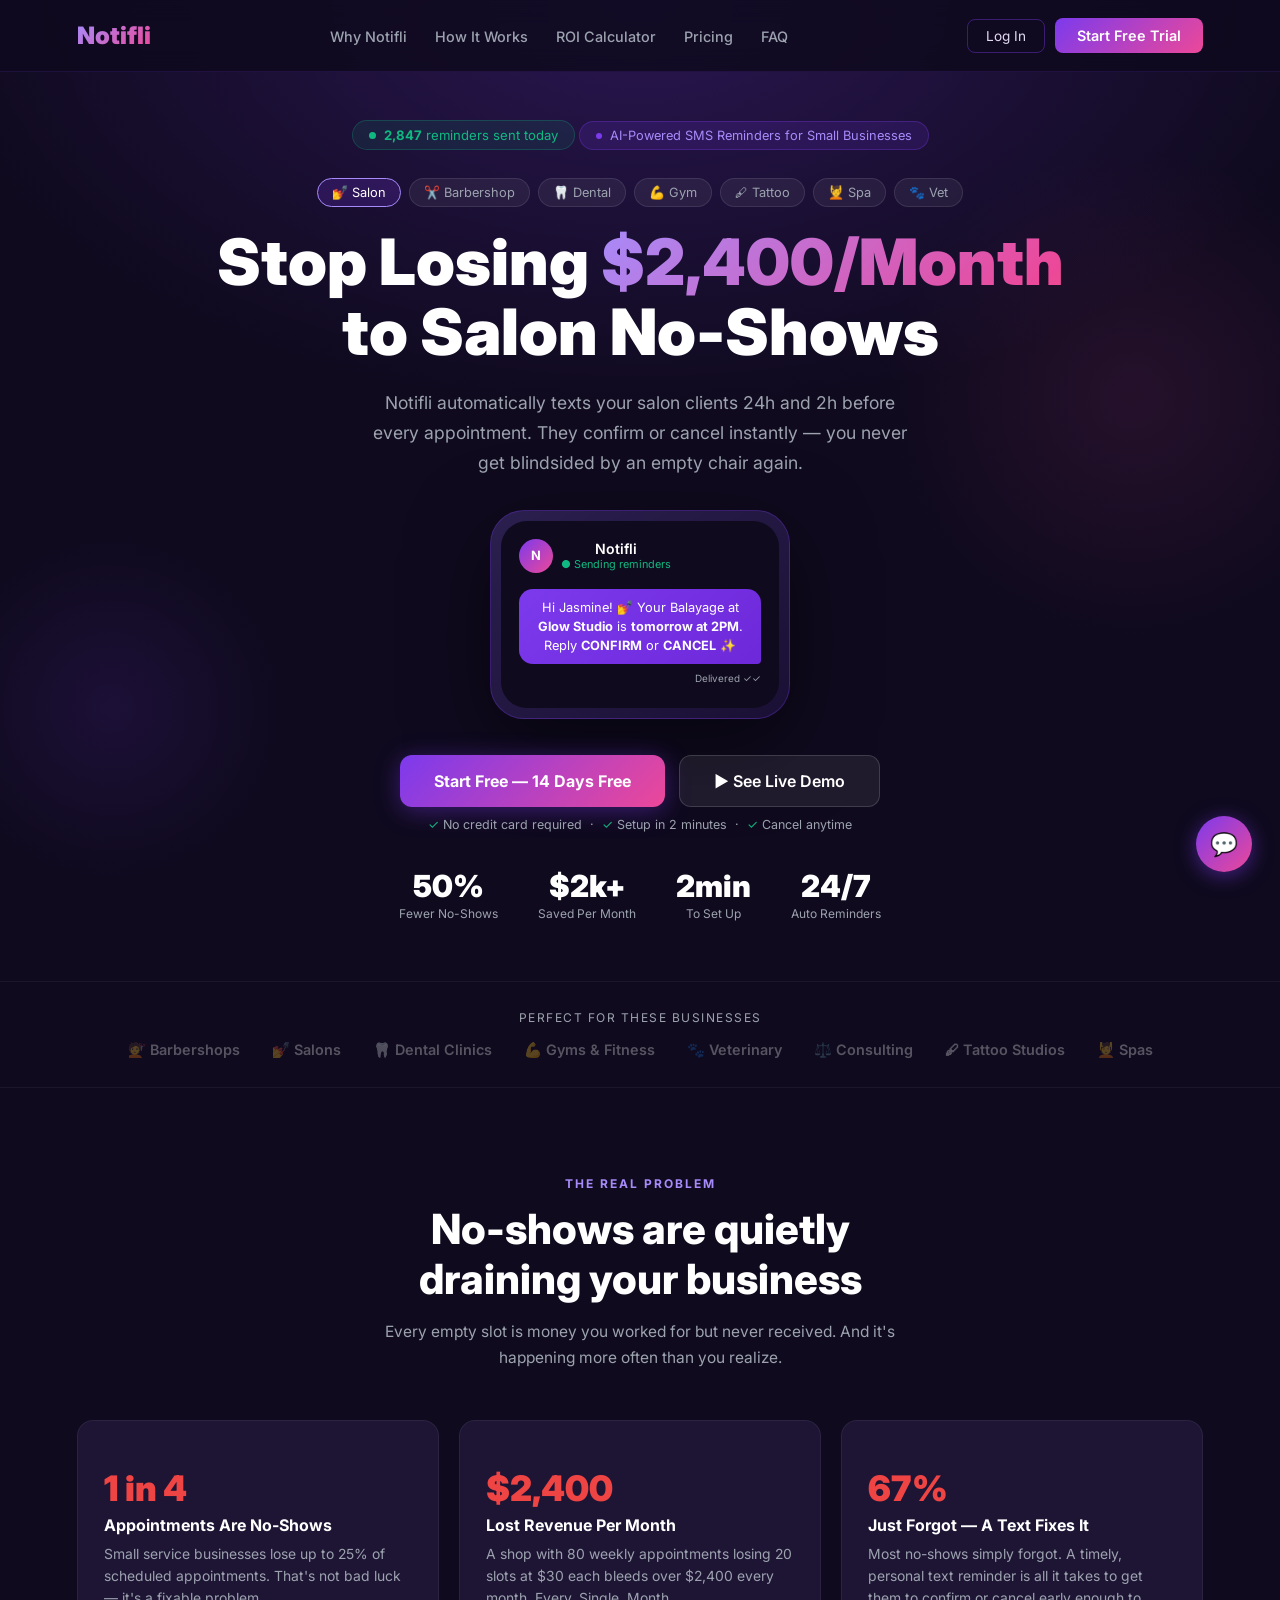
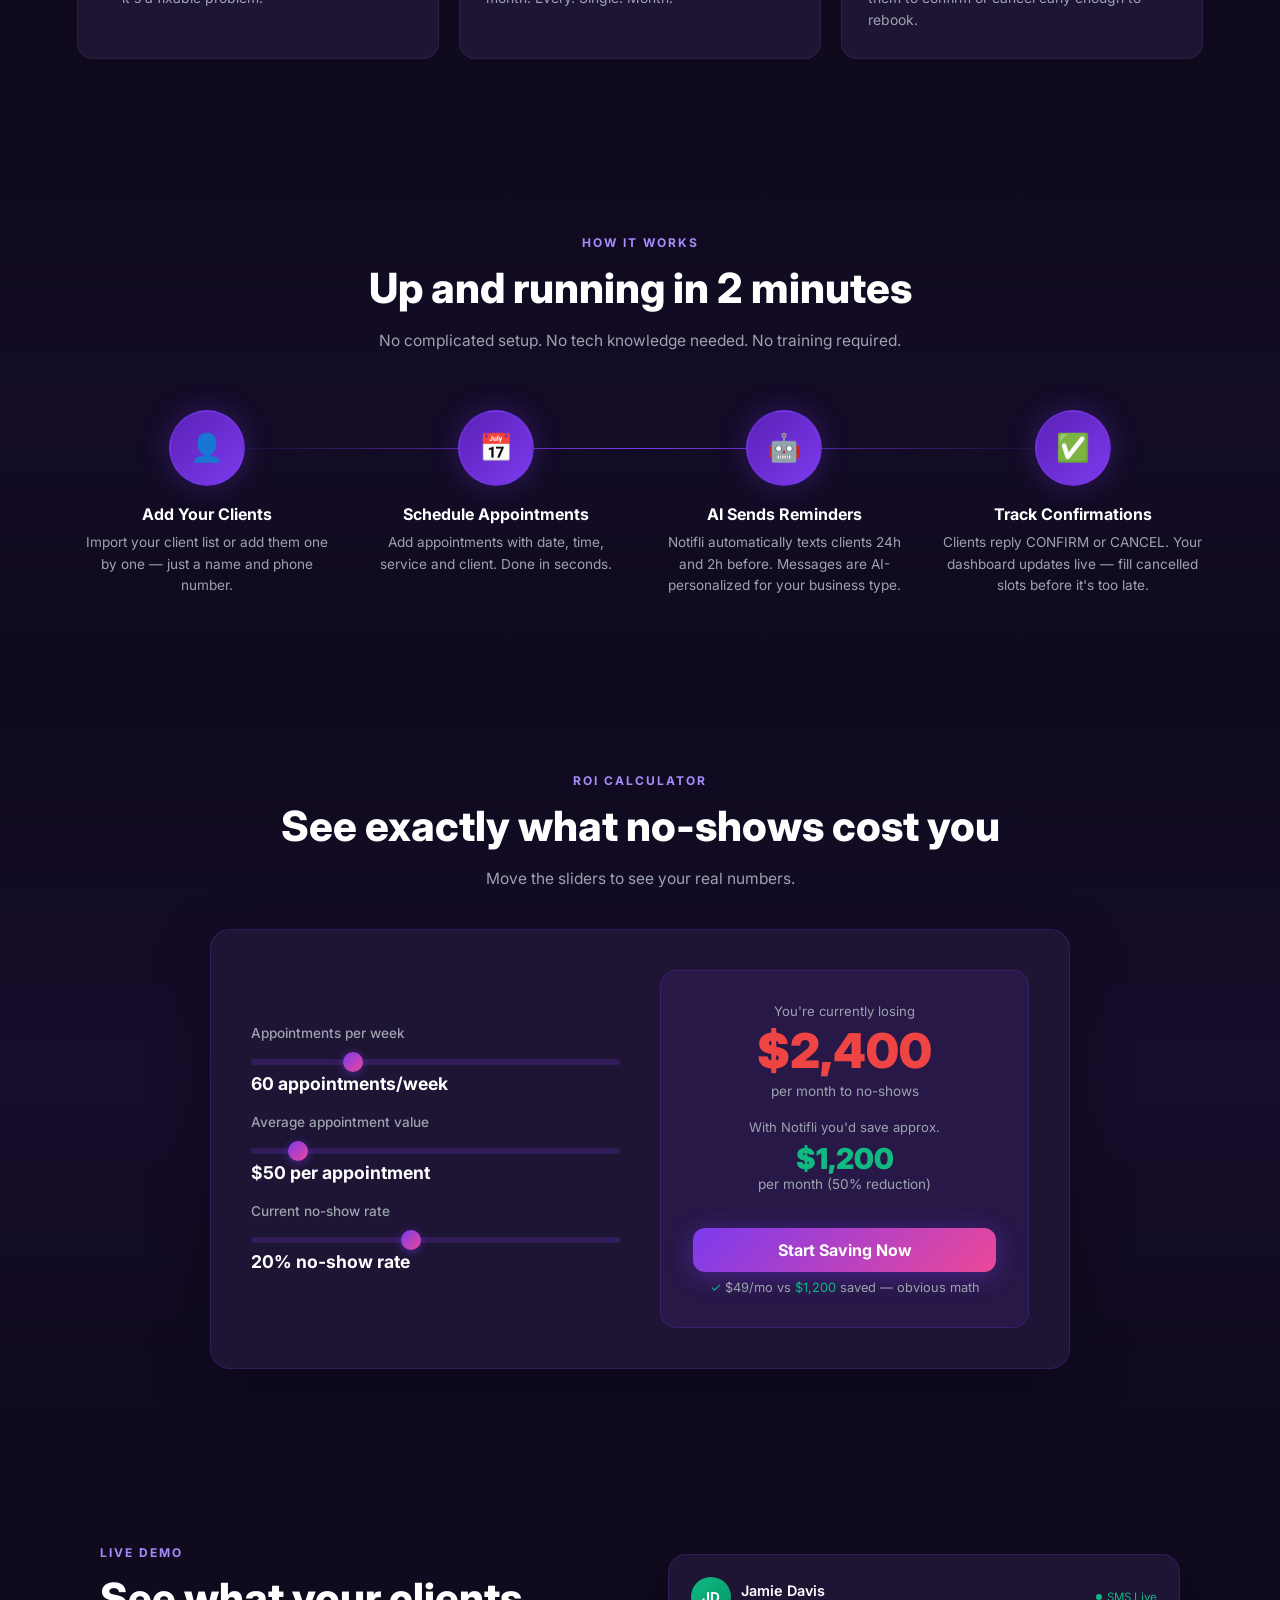
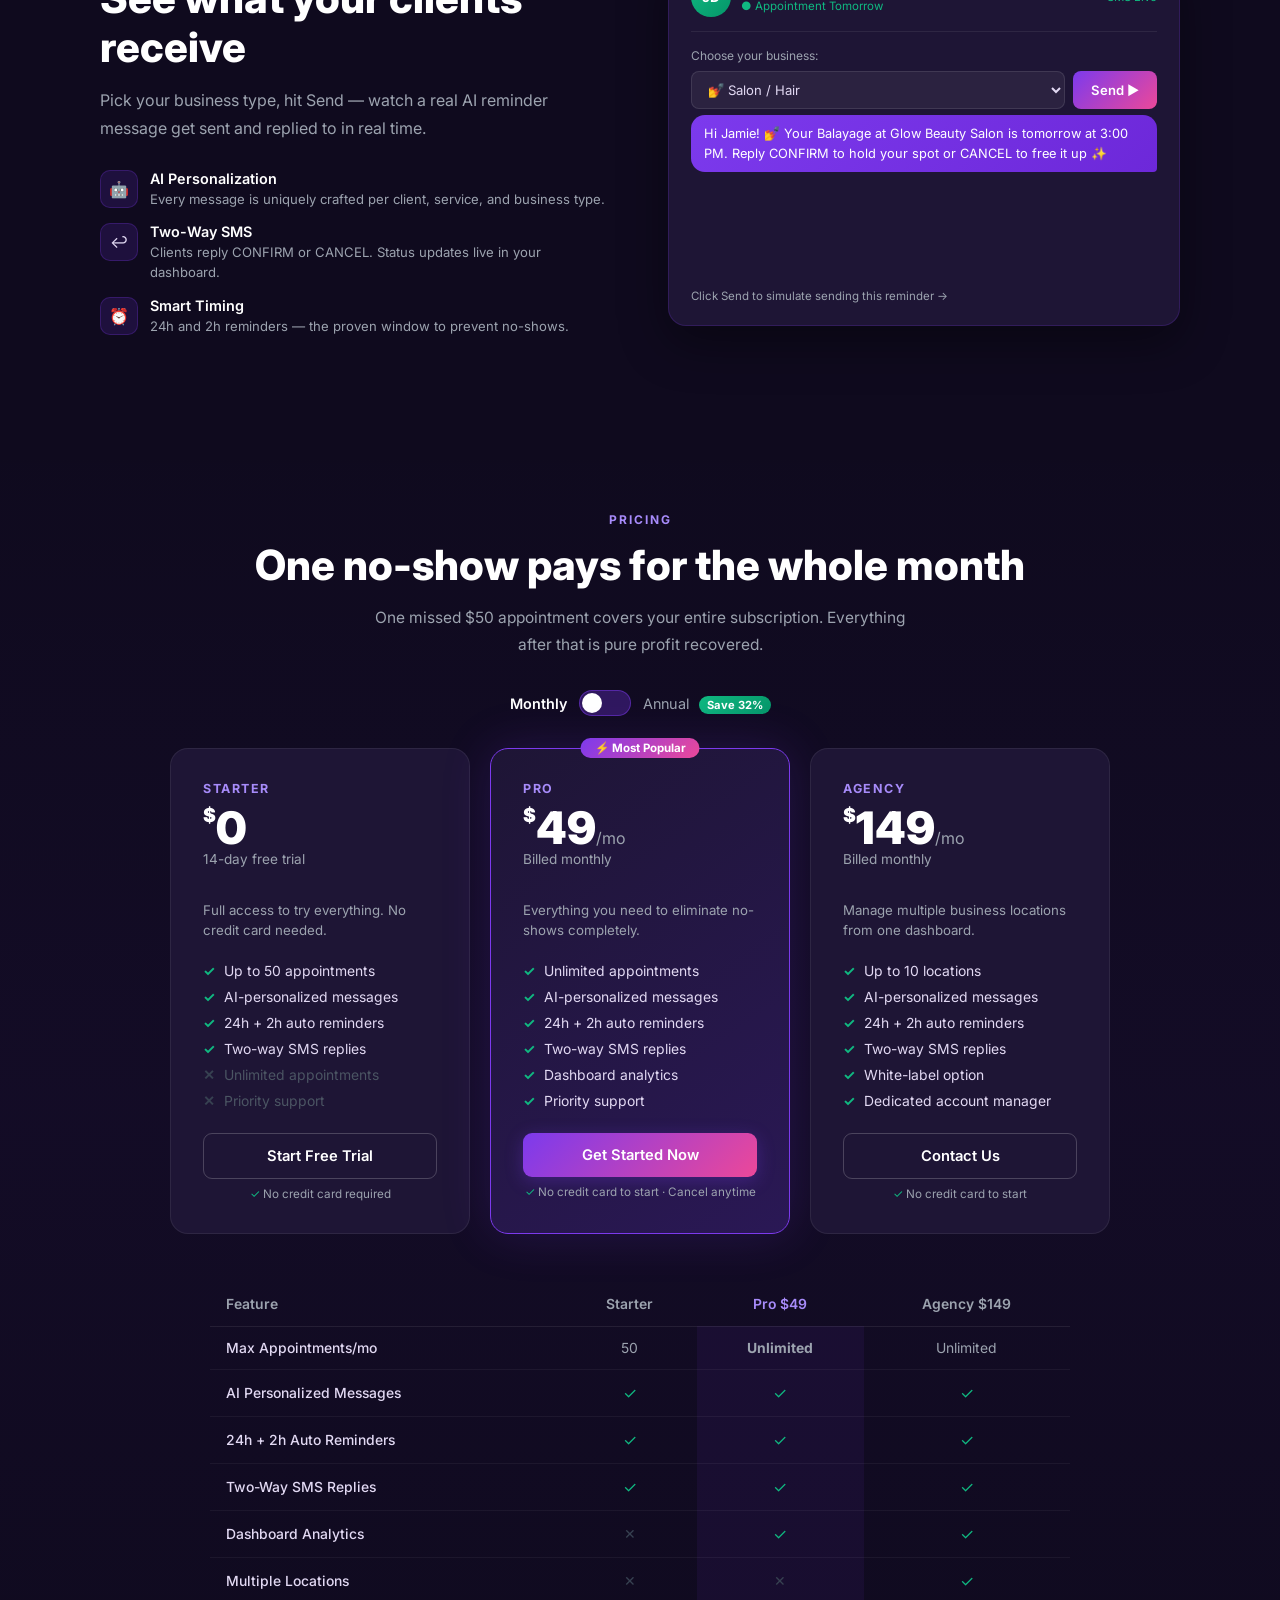
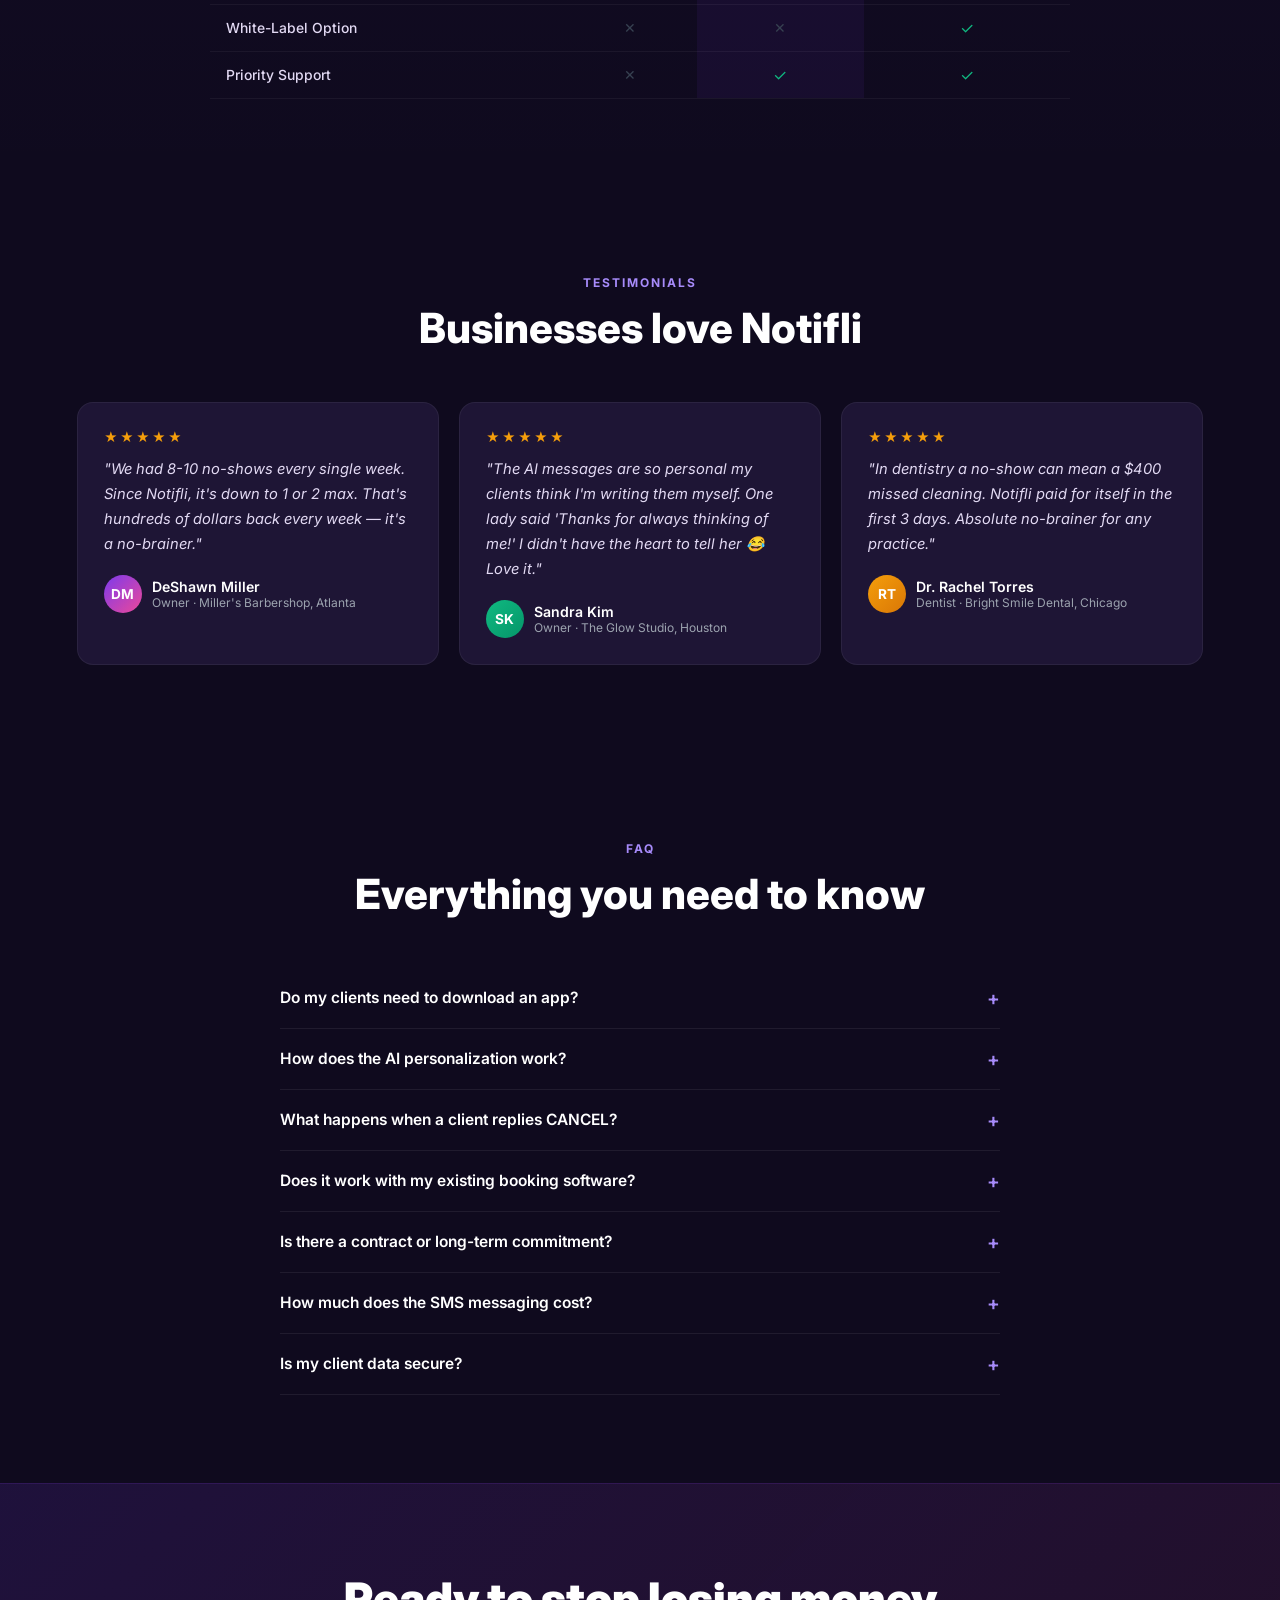
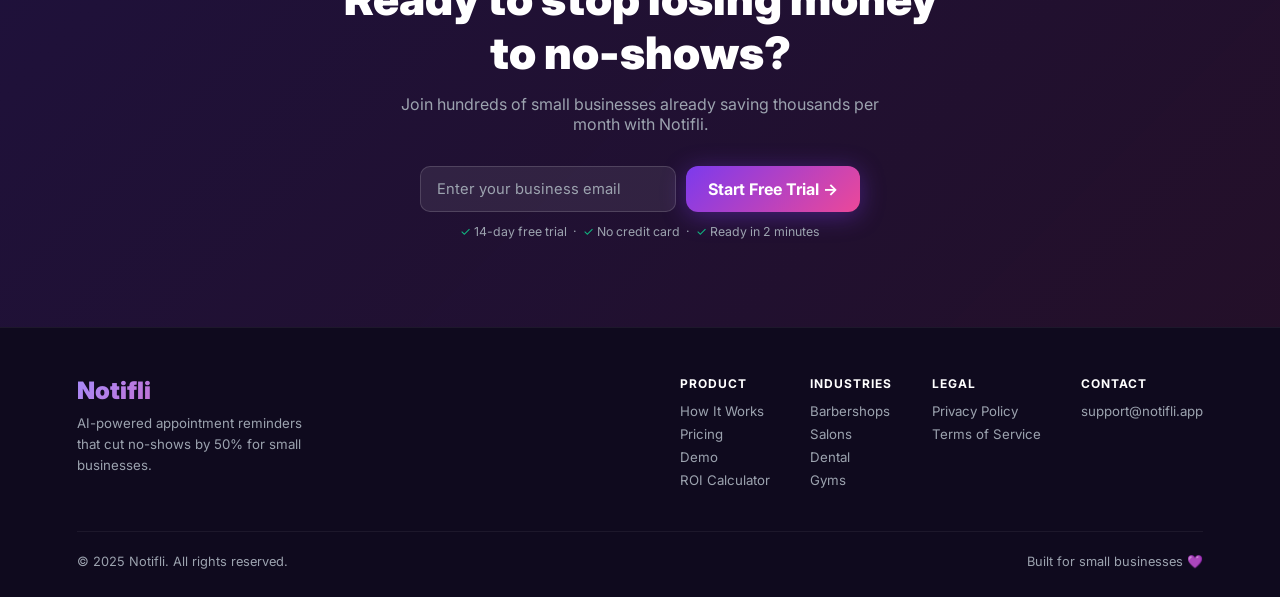
<file: frontend/templates/landing.html>
<!DOCTYPE html>
<html lang="en">
<head>
  <meta charset="UTF-8"/>
  <meta name="viewport" content="width=device-width, initial-scale=1.0"/>
  <title>Notifli — Stop Losing Money to No-Shows</title>
  <link rel="preconnect" href="https://fonts.googleapis.com"/>
  <link href="https://fonts.googleapis.com/css2?family=Inter:wght@400;500;600;700;800;900&display=swap" rel="stylesheet"/>
  <style>
    :root {
      --purple:#7c3aed; --purple-light:#a78bfa; --purple-dark:#5b21b6;
      --green:#10b981; --pink:#ec4899; --yellow:#f59e0b;
      --dark:#0f0a1e; --dark2:#1a1035; --card:#1e1535;
      --text:#e2d9f3; --muted:#9ca3af; --white:#ffffff;
    }
    *{margin:0;padding:0;box-sizing:border-box;}
    html{scroll-behavior:smooth;}
    body{font-family:'Inter',sans-serif;background:var(--dark);color:var(--text);overflow-x:hidden;}

    /* NAV */
    nav{position:fixed;top:0;left:0;right:0;z-index:100;display:flex;align-items:center;justify-content:space-between;padding:18px 6%;backdrop-filter:blur(12px);background:rgba(15,10,30,0.85);border-bottom:1px solid rgba(124,58,237,0.15);transition:all 0.3s;}
    nav.scrolled{padding:12px 6%;background:rgba(15,10,30,0.98);}
    .nav-logo{font-size:1.5rem;font-weight:900;background:linear-gradient(135deg,#a78bfa,#ec4899);-webkit-background-clip:text;-webkit-text-fill-color:transparent;}
    .nav-links{display:flex;gap:28px;list-style:none;}
    .nav-links a{color:var(--muted);text-decoration:none;font-size:0.9rem;font-weight:500;transition:color 0.2s;}
    .nav-links a:hover{color:var(--white);}
    .nav-cta{display:flex;gap:10px;align-items:center;}
    .btn-ghost{color:var(--text);background:transparent;border:1px solid rgba(124,58,237,0.4);padding:8px 18px;border-radius:8px;font-size:0.85rem;cursor:pointer;font-family:inherit;transition:all 0.2s;}
    .btn-ghost:hover{border-color:var(--purple-light);color:var(--white);}
    .btn-primary{background:linear-gradient(135deg,var(--purple),var(--pink));color:#fff;border:none;padding:9px 22px;border-radius:8px;font-size:0.9rem;font-weight:600;cursor:pointer;font-family:inherit;transition:all 0.2s;}
    .btn-primary:hover{transform:translateY(-1px);box-shadow:0 4px 20px rgba(124,58,237,0.4);}

    /* HERO */
    .hero{min-height:100vh;display:flex;align-items:center;justify-content:center;text-align:center;padding:120px 6% 60px;background:radial-gradient(ellipse 80% 60% at 50% 0%,rgba(124,58,237,0.25) 0%,transparent 70%);position:relative;overflow:hidden;}
    .hero::before{content:'';position:absolute;width:500px;height:500px;background:radial-gradient(circle,rgba(236,72,153,0.1) 0%,transparent 70%);top:15%;right:-8%;border-radius:50%;animation:float 8s ease-in-out infinite;}
    .hero::after{content:'';position:absolute;width:350px;height:350px;background:radial-gradient(circle,rgba(124,58,237,0.12) 0%,transparent 70%);bottom:10%;left:-5%;border-radius:50%;animation:float 6s ease-in-out infinite reverse;}
    @keyframes float{0%,100%{transform:translateY(0)}50%{transform:translateY(-28px)}}
    .hero-inner{position:relative;z-index:1;width:100%;max-width:900px;margin:0 auto;}

    .hero-badge{display:inline-flex;align-items:center;gap:8px;background:rgba(124,58,237,0.15);border:1px solid rgba(124,58,237,0.3);padding:6px 16px;border-radius:100px;font-size:0.8rem;color:var(--purple-light);margin-bottom:24px;animation:fadeUp 0.6s ease;}
    .badge-dot{background:var(--purple);border-radius:50%;width:6px;height:6px;display:inline-block;animation:pulse 2s infinite;}
    @keyframes pulse{0%,100%{opacity:1}50%{opacity:0.4}}

    /* Industry selector */
    .industry-selector{display:flex;gap:8px;flex-wrap:wrap;justify-content:center;margin-bottom:20px;animation:fadeUp 0.65s ease;}
    .ind-btn{background:rgba(255,255,255,0.06);border:1px solid rgba(255,255,255,0.1);color:var(--muted);padding:6px 14px;border-radius:100px;font-size:0.8rem;cursor:pointer;font-family:inherit;transition:all 0.2s;}
    .ind-btn:hover,.ind-btn.active{background:rgba(124,58,237,0.2);border-color:var(--purple-light);color:var(--white);}

    .hero h1{font-size:clamp(2.2rem,5.5vw,4rem);font-weight:900;line-height:1.1;color:var(--white);margin-bottom:20px;animation:fadeUp 0.7s ease;}
    .gradient-text{background:linear-gradient(135deg,#a78bfa,#ec4899,#f59e0b);-webkit-background-clip:text;-webkit-text-fill-color:transparent;background-size:200%;animation:gradShift 4s ease infinite;}
    @keyframes gradShift{0%,100%{background-position:0%}50%{background-position:100%}}
    .hero p.subhead{font-size:1.1rem;color:var(--muted);max-width:560px;margin:0 auto 32px;line-height:1.7;animation:fadeUp 0.75s ease;}

    .hero-btns{display:flex;gap:14px;justify-content:center;flex-wrap:wrap;margin-bottom:10px;animation:fadeUp 0.8s ease;}
    .btn-hero{background:linear-gradient(135deg,var(--purple),var(--pink));color:#fff;border:none;padding:15px 34px;border-radius:12px;font-size:1rem;font-weight:700;cursor:pointer;font-family:inherit;transition:all 0.3s;box-shadow:0 4px 24px rgba(124,58,237,0.4);}
    .btn-hero:hover{transform:translateY(-2px);box-shadow:0 8px 32px rgba(124,58,237,0.5);}
    .btn-hero-outline{background:rgba(255,255,255,0.07);color:var(--white);border:1px solid rgba(255,255,255,0.15);padding:15px 34px;border-radius:12px;font-size:1rem;font-weight:600;cursor:pointer;font-family:inherit;transition:all 0.3s;}
    .btn-hero-outline:hover{background:rgba(255,255,255,0.12);}
    .no-cc{font-size:0.78rem;color:var(--muted);margin-bottom:36px;animation:fadeUp 0.82s ease;}
    .no-cc span{color:var(--green);}

    /* Live counter */
    .live-counter{display:inline-flex;align-items:center;gap:8px;background:rgba(16,185,129,0.1);border:1px solid rgba(16,185,129,0.25);padding:6px 16px;border-radius:100px;font-size:0.82rem;color:var(--green);margin-bottom:28px;animation:fadeUp 0.63s ease;}
    .live-dot{width:7px;height:7px;background:var(--green);border-radius:50%;animation:pulse 1.5s infinite;}

    /* Phone mockup */
    .hero-phone{max-width:300px;margin:0 auto 36px;animation:fadeUp 0.85s ease;}
    .phone-frame{background:linear-gradient(145deg,#2a1f4e,#1a1035);border-radius:34px;padding:10px;border:1px solid rgba(124,58,237,0.3);box-shadow:0 24px 80px rgba(0,0,0,0.5);}
    .phone-screen{background:#0f0a1e;border-radius:26px;padding:18px;}
    .phone-hdr{display:flex;align-items:center;gap:8px;margin-bottom:16px;}
    .p-avatar{width:34px;height:34px;border-radius:50%;background:linear-gradient(135deg,var(--purple),var(--pink));display:flex;align-items:center;justify-content:center;font-size:0.8rem;font-weight:700;color:#fff;}
    .p-name{font-size:0.88rem;font-weight:600;color:var(--white);}
    .p-status{font-size:0.68rem;color:var(--green);}
    .sms-out{background:linear-gradient(135deg,var(--purple),#6d28d9);color:#fff;border-radius:14px 14px 4px 14px;padding:9px 13px;font-size:0.8rem;line-height:1.5;margin-bottom:8px;}
    .sms-in{background:rgba(255,255,255,0.08);color:var(--text);border-radius:14px 14px 14px 4px;padding:9px 13px;font-size:0.8rem;line-height:1.5;margin-bottom:8px;max-width:85%;}
    .sms-time{font-size:0.62rem;color:var(--muted);text-align:right;margin-bottom:6px;}
    .typing{display:flex;gap:4px;padding:9px 13px;background:rgba(255,255,255,0.06);border-radius:14px;width:fit-content;}
    .typing span{width:5px;height:5px;background:var(--muted);border-radius:50%;animation:typeDot 1.2s infinite;}
    .typing span:nth-child(2){animation-delay:.2s;}
    .typing span:nth-child(3){animation-delay:.4s;}
    @keyframes typeDot{0%,80%,100%{transform:scale(0.7);opacity:0.4}40%{transform:scale(1);opacity:1}}

    /* Stats */
    .stats-bar{display:flex;gap:40px;justify-content:center;flex-wrap:wrap;animation:fadeUp 0.9s ease;}
    .stat-item{text-align:center;}
    .stat-num{font-size:1.9rem;font-weight:900;color:var(--white);}
    .stat-lbl{font-size:0.75rem;color:var(--muted);margin-top:2px;}

    @keyframes fadeUp{from{opacity:0;transform:translateY(20px)}to{opacity:1;transform:translateY(0)}}

    /* LOGOS */
    .logos-bar{padding:28px 6%;border-top:1px solid rgba(255,255,255,0.05);border-bottom:1px solid rgba(255,255,255,0.05);text-align:center;}
    .logos-lbl{font-size:0.75rem;color:var(--muted);letter-spacing:1.5px;text-transform:uppercase;margin-bottom:16px;}
    .logos-row{display:flex;gap:32px;justify-content:center;flex-wrap:wrap;}
    .biz-pill{font-size:0.9rem;font-weight:600;color:rgba(255,255,255,0.3);transition:color 0.2s;cursor:default;}
    .biz-pill:hover{color:rgba(255,255,255,0.65);}

    /* SECTIONS */
    .section{padding:88px 6%;}
    .sec-label{font-size:0.75rem;font-weight:700;color:var(--purple-light);letter-spacing:2px;text-transform:uppercase;margin-bottom:14px;}
    .sec-title{font-size:clamp(1.7rem,3.5vw,2.6rem);font-weight:800;color:var(--white);margin-bottom:14px;line-height:1.2;}
    .sec-sub{font-size:0.97rem;color:var(--muted);max-width:540px;line-height:1.7;}
    .reveal{opacity:0;transform:translateY(28px);transition:opacity 0.7s ease,transform 0.7s ease;}
    .reveal.visible{opacity:1;transform:translateY(0);}

    /* ROI CALCULATOR */
    .roi-section{padding:88px 6%;background:linear-gradient(180deg,transparent,rgba(124,58,237,0.06),transparent);}
    .roi-container{max-width:860px;margin:0 auto;}
    .roi-card{background:var(--card);border-radius:20px;padding:40px;border:1px solid rgba(124,58,237,0.2);box-shadow:0 20px 60px rgba(0,0,0,0.3);}
    .roi-grid{display:grid;grid-template-columns:1fr 1fr;gap:40px;align-items:center;}
    .roi-inputs{display:flex;flex-direction:column;gap:20px;}
    .roi-input-group label{display:block;font-size:0.85rem;color:var(--muted);margin-bottom:8px;font-weight:500;}
    .roi-slider{width:100%;-webkit-appearance:none;height:6px;border-radius:3px;background:rgba(124,58,237,0.2);outline:none;}
    .roi-slider::-webkit-slider-thumb{-webkit-appearance:none;width:20px;height:20px;border-radius:50%;background:linear-gradient(135deg,var(--purple),var(--pink));cursor:pointer;box-shadow:0 2px 8px rgba(124,58,237,0.5);}
    .roi-val{font-size:1.1rem;font-weight:700;color:var(--white);margin-top:4px;}
    .roi-result{text-align:center;background:rgba(124,58,237,0.1);border-radius:16px;padding:32px;border:1px solid rgba(124,58,237,0.2);}
    .roi-loss{font-size:3rem;font-weight:900;color:#ef4444;line-height:1;}
    .roi-loss-label{font-size:0.85rem;color:var(--muted);margin:8px 0 20px;}
    .roi-save{font-size:1.8rem;font-weight:900;color:var(--green);}
    .roi-save-label{font-size:0.85rem;color:var(--muted);margin-bottom:20px;}
    .roi-cta-note{font-size:0.8rem;color:var(--muted);}
    .roi-cta-note span{color:var(--green);}

    /* PROBLEM */
    .problem-grid{display:grid;grid-template-columns:repeat(auto-fit,minmax(260px,1fr));gap:20px;margin-top:48px;}
    .prob-card{background:var(--card);border-radius:16px;padding:26px;border:1px solid rgba(255,255,255,0.06);transition:all 0.3s;}
    .prob-card:hover{transform:translateY(-4px);border-color:rgba(124,58,237,0.35);}
    .prob-card::before{content:'';display:block;width:100%;height:2px;background:linear-gradient(90deg,var(--purple),var(--pink));border-radius:2px;margin-bottom:18px;opacity:0;transition:opacity 0.3s;}
    .prob-card:hover::before{opacity:1;}
    .prob-stat{font-size:2.2rem;font-weight:900;color:#ef4444;margin-bottom:6px;}
    .prob-card h3{font-size:1rem;font-weight:700;color:var(--white);margin-bottom:8px;}
    .prob-card p{font-size:0.87rem;color:var(--muted);line-height:1.6;}

    /* HOW IT WORKS */
    .hiw{padding:88px 6%;background:linear-gradient(180deg,transparent,rgba(124,58,237,0.04),transparent);}
    .steps{display:grid;grid-template-columns:repeat(auto-fit,minmax(200px,1fr));gap:28px;margin-top:56px;position:relative;}
    .steps::before{content:'';position:absolute;top:38px;left:12%;right:12%;height:1px;background:linear-gradient(90deg,transparent,var(--purple),transparent);}
    .step{text-align:center;}
    .step-icon{width:76px;height:76px;border-radius:50%;margin:0 auto 18px;background:linear-gradient(135deg,var(--purple-dark),var(--purple));border:2px solid rgba(124,58,237,0.4);display:flex;align-items:center;justify-content:center;font-size:1.7rem;position:relative;z-index:1;box-shadow:0 0 28px rgba(124,58,237,0.3);transition:box-shadow 0.3s;}
    .step:hover .step-icon{box-shadow:0 0 48px rgba(124,58,237,0.6);}
    .step h3{font-size:1rem;font-weight:700;color:var(--white);margin-bottom:8px;}
    .step p{font-size:0.85rem;color:var(--muted);line-height:1.6;}

    /* LIVE DEMO */
    .demo-section{padding:88px 6%;}
    .demo-wrap{display:grid;grid-template-columns:1fr 1fr;gap:56px;align-items:center;max-width:1080px;margin:0 auto;}
    .demo-feats{display:flex;flex-direction:column;gap:14px;margin-top:28px;}
    .demo-feat{display:flex;gap:12px;align-items:flex-start;}
    .df-icon{width:38px;height:38px;border-radius:10px;background:rgba(124,58,237,0.15);border:1px solid rgba(124,58,237,0.25);display:flex;align-items:center;justify-content:center;font-size:1rem;flex-shrink:0;}
    .df-text h4{font-size:0.9rem;font-weight:600;color:var(--white);margin-bottom:3px;}
    .df-text p{font-size:0.82rem;color:var(--muted);line-height:1.5;}
    .sms-demo-box{background:var(--card);border-radius:18px;padding:22px;border:1px solid rgba(124,58,237,0.2);box-shadow:0 16px 48px rgba(0,0,0,0.4);}
    .sdemo-hdr{display:flex;align-items:center;gap:10px;margin-bottom:16px;padding-bottom:14px;border-bottom:1px solid rgba(255,255,255,0.07);}
    .sdemo-avatar{width:40px;height:40px;border-radius:50%;background:linear-gradient(135deg,var(--green),#059669);display:flex;align-items:center;justify-content:center;font-weight:700;color:#fff;font-size:0.85rem;}
    .sdemo-name{font-weight:600;color:var(--white);font-size:0.9rem;}
    .sdemo-sub{font-size:0.72rem;color:var(--green);}
    .sdemo-live{margin-left:auto;display:flex;align-items:center;gap:5px;font-size:0.72rem;color:var(--green);}
    .sdemo-dot{width:6px;height:6px;background:var(--green);border-radius:50%;animation:pulse 1.5s infinite;}
    .demo-msgs{min-height:160px;display:flex;flex-direction:column;gap:8px;margin-bottom:14px;}
    .demo-row{display:flex;gap:8px;margin-bottom:6px;}
    .demo-select{flex:1;background:rgba(255,255,255,0.06);border:1px solid rgba(255,255,255,0.1);border-radius:8px;padding:9px 12px;color:var(--text);font-family:inherit;font-size:0.82rem;outline:none;}
    .demo-send{background:linear-gradient(135deg,var(--purple),var(--pink));color:#fff;border:none;padding:9px 18px;border-radius:8px;font-weight:600;cursor:pointer;font-family:inherit;font-size:0.82rem;transition:transform 0.2s;}
    .demo-send:hover{transform:scale(1.04);}
    .demo-hint{font-size:0.72rem;color:var(--muted);margin-top:6px;}

    /* PRICING */
    .pricing-sect{padding:88px 6%;background:linear-gradient(180deg,transparent,rgba(124,58,237,0.04),transparent);}
    .pricing-toggle{display:flex;align-items:center;gap:12px;justify-content:center;margin:32px 0;}
    .toggle-label{font-size:0.9rem;color:var(--muted);}
    .toggle-label.active{color:var(--white);font-weight:600;}
    .toggle-switch{position:relative;width:52px;height:26px;cursor:pointer;}
    .toggle-switch input{opacity:0;width:0;height:0;}
    .toggle-track{position:absolute;inset:0;background:rgba(124,58,237,0.3);border-radius:13px;transition:background 0.3s;border:1px solid rgba(124,58,237,0.5);}
    .toggle-thumb{position:absolute;top:3px;left:3px;width:20px;height:20px;background:#fff;border-radius:50%;transition:transform 0.3s;}
    .toggle-switch input:checked + .toggle-track{background:var(--purple);}
    .toggle-switch input:checked ~ .toggle-thumb{transform:translateX(26px);}
    .annual-badge{background:linear-gradient(135deg,var(--green),#059669);color:#fff;font-size:0.7rem;font-weight:700;padding:2px 8px;border-radius:100px;margin-left:6px;}
    .pricing-grid{display:grid;grid-template-columns:repeat(auto-fit,minmax(270px,1fr));gap:20px;max-width:940px;margin:0 auto;}
    .price-card{background:var(--card);border-radius:18px;padding:32px;border:1px solid rgba(255,255,255,0.07);position:relative;transition:all 0.3s;}
    .price-card:hover{transform:translateY(-4px);}
    .price-card.popular{border-color:var(--purple);background:linear-gradient(145deg,#1e1535,#2a1855);box-shadow:0 0 50px rgba(124,58,237,0.18);}
    .pop-badge{position:absolute;top:-11px;left:50%;transform:translateX(-50%);background:linear-gradient(135deg,var(--purple),var(--pink));color:#fff;font-size:0.72rem;font-weight:700;padding:3px 14px;border-radius:100px;white-space:nowrap;}
    .plan-tier{font-size:0.78rem;font-weight:700;color:var(--purple-light);letter-spacing:1.5px;text-transform:uppercase;margin-bottom:10px;}
    .plan-price-wrap{margin-bottom:12px;}
    .plan-price{font-size:2.8rem;font-weight:900;color:var(--white);line-height:1;}
    .plan-price sup{font-size:1.2rem;vertical-align:top;margin-top:8px;}
    .plan-period{font-size:0.85rem;color:var(--muted);}
    .plan-annual-note{font-size:0.75rem;color:var(--green);margin-top:4px;min-height:18px;}
    .plan-desc{font-size:0.83rem;color:var(--muted);margin-bottom:22px;line-height:1.5;}
    .plan-feats{list-style:none;display:flex;flex-direction:column;gap:10px;margin-bottom:24px;}
    .plan-feats li{display:flex;align-items:center;gap:9px;font-size:0.87rem;color:var(--text);}
    .plan-feats li::before{content:'✓';color:var(--green);font-weight:700;flex-shrink:0;}
    .plan-feats li.off{color:#4b5563;}
    .plan-feats li.off::before{content:'✕';color:#374151;}
    .btn-plan{width:100%;padding:13px;border-radius:9px;font-size:0.92rem;font-weight:600;cursor:pointer;font-family:inherit;transition:all 0.3s;margin-bottom:8px;}
    .btn-outline-plan{background:transparent;color:var(--white);border:1px solid rgba(255,255,255,0.2);}
    .btn-outline-plan:hover{background:rgba(255,255,255,0.07);}
    .btn-fill-plan{background:linear-gradient(135deg,var(--purple),var(--pink));color:#fff;border:none;box-shadow:0 4px 18px rgba(124,58,237,0.3);}
    .btn-fill-plan:hover{transform:translateY(-2px);box-shadow:0 8px 28px rgba(124,58,237,0.45);}
    .plan-no-cc{font-size:0.73rem;color:var(--muted);text-align:center;}
    .plan-no-cc span{color:var(--green);}

    /* COMPARISON TABLE */
    .compare-wrap{max-width:860px;margin:48px auto 0;overflow-x:auto;}
    .compare-table{width:100%;border-collapse:collapse;font-size:0.87rem;}
    .compare-table th{padding:14px 16px;text-align:center;font-weight:600;color:var(--muted);border-bottom:1px solid rgba(255,255,255,0.08);}
    .compare-table th:first-child{text-align:left;}
    .compare-table th.hl{color:var(--purple-light);}
    .compare-table td{padding:13px 16px;border-bottom:1px solid rgba(255,255,255,0.05);text-align:center;color:var(--muted);}
    .compare-table td:first-child{text-align:left;color:var(--text);font-weight:500;}
    .compare-table tr:hover td{background:rgba(124,58,237,0.04);}
    .check{color:var(--green);font-size:1rem;}
    .cross{color:#374151;font-size:0.9rem;}
    .hl-col{background:rgba(124,58,237,0.07);}

    /* TESTIMONIALS */
    .testi-section{padding:88px 6%;}
    .testi-grid{display:grid;grid-template-columns:repeat(auto-fit,minmax(290px,1fr));gap:20px;margin-top:48px;}
    .testi-card{background:var(--card);border-radius:16px;padding:26px;border:1px solid rgba(255,255,255,0.06);transition:all 0.3s;}
    .testi-card:hover{border-color:rgba(124,58,237,0.3);transform:translateY(-3px);}
    .testi-stars{color:#f59e0b;font-size:0.82rem;letter-spacing:2px;margin-bottom:12px;}
    .testi-quote{font-size:0.92rem;color:var(--text);line-height:1.7;margin-bottom:18px;font-style:italic;}
    .testi-auth{display:flex;align-items:center;gap:10px;}
    .testi-av{width:38px;height:38px;border-radius:50%;display:flex;align-items:center;justify-content:center;font-weight:700;color:#fff;font-size:0.85rem;flex-shrink:0;}
    .testi-nm{font-weight:600;color:var(--white);font-size:0.88rem;}
    .testi-role{font-size:0.75rem;color:var(--muted);}

    /* FAQ */
    .faq-section{padding:88px 6%;}
    .faq-wrap{max-width:720px;margin:48px auto 0;}
    .faq-item{border-bottom:1px solid rgba(255,255,255,0.07);}
    .faq-q{display:flex;justify-content:space-between;align-items:center;padding:18px 0;cursor:pointer;font-size:0.97rem;font-weight:600;color:var(--white);transition:color 0.2s;gap:12px;}
    .faq-q:hover{color:var(--purple-light);}
    .faq-arrow{font-size:1.2rem;color:var(--purple-light);transition:transform 0.3s;flex-shrink:0;}
    .faq-a{max-height:0;overflow:hidden;transition:max-height 0.4s ease,padding 0.3s;}
    .faq-a p{padding-bottom:18px;font-size:0.9rem;color:var(--muted);line-height:1.7;}
    .faq-item.open .faq-arrow{transform:rotate(45deg);}
    .faq-item.open .faq-a{max-height:300px;}

    /* CTA */
    .cta-section{padding:88px 6%;text-align:center;background:linear-gradient(135deg,rgba(124,58,237,0.14),rgba(236,72,153,0.09));border-top:1px solid rgba(124,58,237,0.18);}
    .cta-section h2{font-size:clamp(1.7rem,3.5vw,2.8rem);font-weight:900;color:var(--white);margin-bottom:14px;}
    .cta-section p{font-size:1rem;color:var(--muted);max-width:480px;margin:0 auto 32px;}
    .cta-form{display:flex;gap:10px;max-width:440px;margin:0 auto 12px;flex-wrap:wrap;justify-content:center;}
    .cta-input{flex:1;min-width:200px;background:rgba(255,255,255,0.08);border:1px solid rgba(255,255,255,0.15);color:#fff;padding:13px 16px;border-radius:10px;font-family:inherit;font-size:0.92rem;outline:none;}
    .cta-input::placeholder{color:var(--muted);}
    .cta-input:focus{border-color:var(--purple-light);}
    .cta-note{font-size:0.77rem;color:var(--muted);}
    .cta-note span{color:var(--green);}

    /* FOOTER */
    footer{padding:48px 6% 28px;border-top:1px solid rgba(255,255,255,0.06);}
    .foot-top{display:flex;justify-content:space-between;align-items:flex-start;flex-wrap:wrap;gap:28px;margin-bottom:36px;}
    .foot-brand p{font-size:0.83rem;color:var(--muted);margin-top:8px;max-width:240px;line-height:1.6;}
    .foot-links{display:flex;gap:40px;flex-wrap:wrap;}
    .foot-col h4{font-size:0.75rem;font-weight:700;color:var(--white);text-transform:uppercase;letter-spacing:1px;margin-bottom:12px;}
    .foot-col a{display:block;font-size:0.83rem;color:var(--muted);text-decoration:none;margin-bottom:7px;transition:color 0.2s;}
    .foot-col a:hover{color:var(--white);}
    .foot-bottom{border-top:1px solid rgba(255,255,255,0.06);padding-top:22px;display:flex;justify-content:space-between;flex-wrap:wrap;gap:12px;}
    .foot-bottom p{font-size:0.8rem;color:var(--muted);}

    /* EXIT POPUP */
    .exit-overlay{position:fixed;inset:0;background:rgba(0,0,0,0.7);z-index:999;display:flex;align-items:center;justify-content:center;opacity:0;pointer-events:none;transition:opacity 0.3s;}
    .exit-overlay.show{opacity:1;pointer-events:all;}
    .exit-box{background:var(--dark2);border-radius:20px;padding:40px;max-width:460px;width:90%;border:1px solid rgba(124,58,237,0.3);box-shadow:0 24px 80px rgba(0,0,0,0.6);text-align:center;position:relative;}
    .exit-close{position:absolute;top:14px;right:18px;background:none;border:none;color:var(--muted);font-size:1.3rem;cursor:pointer;}
    .exit-box h3{font-size:1.5rem;font-weight:800;color:var(--white);margin-bottom:10px;}
    .exit-box p{font-size:0.92rem;color:var(--muted);margin-bottom:24px;line-height:1.6;}
    .exit-offer{background:rgba(16,185,129,0.12);border:1px solid rgba(16,185,129,0.3);border-radius:10px;padding:14px;font-size:0.9rem;color:var(--green);font-weight:600;margin-bottom:20px;}

    /* CHAT BUBBLE */
    .chat-bubble{position:fixed;bottom:28px;right:28px;z-index:200;}
    .chat-btn{width:56px;height:56px;border-radius:50%;background:linear-gradient(135deg,var(--purple),var(--pink));border:none;cursor:pointer;display:flex;align-items:center;justify-content:center;font-size:1.4rem;box-shadow:0 4px 20px rgba(124,58,237,0.5);transition:transform 0.2s;}
    .chat-btn:hover{transform:scale(1.1);}
    .chat-window{position:absolute;bottom:68px;right:0;width:300px;background:var(--dark2);border-radius:16px;border:1px solid rgba(124,58,237,0.25);box-shadow:0 16px 48px rgba(0,0,0,0.4);overflow:hidden;display:none;}
    .chat-window.open{display:block;}
    .chat-head{background:linear-gradient(135deg,var(--purple),var(--pink));padding:14px 16px;display:flex;justify-content:space-between;align-items:center;}
    .chat-head span{font-weight:700;color:#fff;font-size:0.92rem;}
    .chat-head small{font-size:0.72rem;color:rgba(255,255,255,0.8);}
    .chat-close{background:none;border:none;color:#fff;font-size:1.1rem;cursor:pointer;}
    .chat-body{padding:16px;font-size:0.85rem;color:var(--text);line-height:1.6;}
    .chat-msg{background:rgba(124,58,237,0.12);border-radius:10px;padding:10px 12px;margin-bottom:10px;}
    .chat-form{display:flex;gap:8px;padding:12px 16px;border-top:1px solid rgba(255,255,255,0.08);}
    .chat-inp{flex:1;background:rgba(255,255,255,0.07);border:1px solid rgba(255,255,255,0.1);border-radius:8px;padding:8px 10px;color:#fff;font-family:inherit;font-size:0.82rem;outline:none;}
    .chat-submit{background:var(--purple);color:#fff;border:none;border-radius:8px;padding:8px 12px;cursor:pointer;font-size:0.82rem;font-weight:600;}

    @media(max-width:768px){
      .nav-links{display:none;}
      .demo-wrap{grid-template-columns:1fr;}
      .roi-grid{grid-template-columns:1fr;}
      .steps::before{display:none;}
      .cta-form{flex-direction:column;}
      .foot-links{gap:20px;}
    }
  </style>
</head>
<body>

<!-- NAV -->
<nav id="navbar">
  <div class="nav-logo">Notifli</div>
  <ul class="nav-links">
    <li><a href="#problem">Why Notifli</a></li>
    <li><a href="#how-it-works">How It Works</a></li>
    <li><a href="#roi">ROI Calculator</a></li>
    <li><a href="#pricing">Pricing</a></li>
    <li><a href="#faq">FAQ</a></li>
  </ul>
  <div class="nav-cta">
    <button class="btn-ghost" onclick="window.location.href='/app'">Log In</button>
    <button class="btn-primary" onclick="window.location.href='/app'">Start Free Trial</button>
  </div>
</nav>

<!-- HERO -->
<section class="hero">
  <div class="hero-inner">
    <div class="live-counter">
      <div class="live-dot"></div>
      <span><b id="counter-num">2,847</b> reminders sent today</span>
    </div>
    <div class="hero-badge"><span class="badge-dot"></span> AI-Powered SMS Reminders for Small Businesses</div>

    <!-- Industry selector -->
    <div class="industry-selector">
      <button class="ind-btn active" onclick="setIndustry('salon',this)">💅 Salon</button>
      <button class="ind-btn" onclick="setIndustry('barbershop',this)">✂️ Barbershop</button>
      <button class="ind-btn" onclick="setIndustry('dental',this)">🦷 Dental</button>
      <button class="ind-btn" onclick="setIndustry('gym',this)">💪 Gym</button>
      <button class="ind-btn" onclick="setIndustry('tattoo',this)">🖋 Tattoo</button>
      <button class="ind-btn" onclick="setIndustry('spa',this)">💆 Spa</button>
      <button class="ind-btn" onclick="setIndustry('vet',this)">🐾 Vet</button>
    </div>

    <h1 id="hero-headline">Stop Losing <span class="gradient-text">$2,400/Month</span><br>to Salon No-Shows</h1>
    <p class="subhead" id="hero-sub">Notifli automatically texts your salon clients 24h and 2h before every appointment. They confirm or cancel instantly — you never get blindsided by an empty chair again.</p>

    <div class="hero-phone">
      <div class="phone-frame">
        <div class="phone-screen">
          <div class="phone-hdr">
            <div class="p-avatar">N</div>
            <div><div class="p-name">Notifli</div><div class="p-status">● Sending reminders</div></div>
          </div>
          <div id="hero-msgs">
            <div class="sms-out">Hi Jasmine! 💅 Your Balayage at <b>Glow Studio</b> is <b>tomorrow at 2PM</b>. Reply <b>CONFIRM</b> or <b>CANCEL</b> ✨</div>
            <div class="sms-time">Delivered ✓✓</div>
          </div>
        </div>
      </div>
    </div>

    <div class="hero-btns">
      <button class="btn-hero" onclick="window.location.href='/app'">Start Free — 14 Days Free</button>
      <button class="btn-hero-outline" onclick="document.getElementById('demo').scrollIntoView({behavior:'smooth'})">▶ See Live Demo</button>
    </div>
    <div class="no-cc"><span>✓</span> No credit card required &nbsp;·&nbsp; <span>✓</span> Setup in 2 minutes &nbsp;·&nbsp; <span>✓</span> Cancel anytime</div>

    <div class="stats-bar">
      <div class="stat-item"><div class="stat-num">50%</div><div class="stat-lbl">Fewer No-Shows</div></div>
      <div class="stat-item"><div class="stat-num">$2k+</div><div class="stat-lbl">Saved Per Month</div></div>
      <div class="stat-item"><div class="stat-num">2min</div><div class="stat-lbl">To Set Up</div></div>
      <div class="stat-item"><div class="stat-num">24/7</div><div class="stat-lbl">Auto Reminders</div></div>
    </div>
  </div>
</section>

<!-- LOGOS -->
<div class="logos-bar">
  <div class="logos-lbl">Perfect for these businesses</div>
  <div class="logos-row">
    <span class="biz-pill">💇 Barbershops</span>
    <span class="biz-pill">💅 Salons</span>
    <span class="biz-pill">🦷 Dental Clinics</span>
    <span class="biz-pill">💪 Gyms & Fitness</span>
    <span class="biz-pill">🐾 Veterinary</span>
    <span class="biz-pill">⚖️ Consulting</span>
    <span class="biz-pill">🖋 Tattoo Studios</span>
    <span class="biz-pill">💆 Spas</span>
  </div>
</div>

<!-- PROBLEM -->
<section class="section" id="problem">
  <div class="reveal" style="text-align:center;max-width:600px;margin:0 auto 0">
    <div class="sec-label">The Real Problem</div>
    <div class="sec-title">No-shows are quietly<br>draining your business</div>
    <div class="sec-sub" style="margin:0 auto">Every empty slot is money you worked for but never received. And it's happening more often than you realize.</div>
  </div>
  <div class="problem-grid">
    <div class="prob-card reveal">
      <div class="prob-stat">1 in 4</div>
      <h3>Appointments Are No-Shows</h3>
      <p>Small service businesses lose up to 25% of scheduled appointments. That's not bad luck — it's a fixable problem.</p>
    </div>
    <div class="prob-card reveal">
      <div class="prob-stat">$2,400</div>
      <h3>Lost Revenue Per Month</h3>
      <p>A shop with 80 weekly appointments losing 20 slots at $30 each bleeds over $2,400 every month. Every. Single. Month.</p>
    </div>
    <div class="prob-card reveal">
      <div class="prob-stat">67%</div>
      <h3>Just Forgot — A Text Fixes It</h3>
      <p>Most no-shows simply forgot. A timely, personal text reminder is all it takes to get them to confirm or cancel early enough to rebook.</p>
    </div>
  </div>
</section>

<!-- HOW IT WORKS -->
<section class="hiw" id="how-it-works">
  <div style="text-align:center" class="reveal">
    <div class="sec-label">How It Works</div>
    <div class="sec-title">Up and running in 2 minutes</div>
    <div class="sec-sub" style="margin:0 auto">No complicated setup. No tech knowledge needed. No training required.</div>
  </div>
  <div class="steps">
    <div class="step reveal">
      <div class="step-icon">👤</div>
      <h3>Add Your Clients</h3>
      <p>Import your client list or add them one by one — just a name and phone number.</p>
    </div>
    <div class="step reveal">
      <div class="step-icon">📅</div>
      <h3>Schedule Appointments</h3>
      <p>Add appointments with date, time, service and client. Done in seconds.</p>
    </div>
    <div class="step reveal">
      <div class="step-icon">🤖</div>
      <h3>AI Sends Reminders</h3>
      <p>Notifli automatically texts clients 24h and 2h before. Messages are AI-personalized for your business type.</p>
    </div>
    <div class="step reveal">
      <div class="step-icon">✅</div>
      <h3>Track Confirmations</h3>
      <p>Clients reply CONFIRM or CANCEL. Your dashboard updates live — fill cancelled slots before it's too late.</p>
    </div>
  </div>
</section>

<!-- ROI CALCULATOR -->
<section class="roi-section" id="roi">
  <div class="roi-container">
    <div class="reveal" style="text-align:center;margin-bottom:36px">
      <div class="sec-label">ROI Calculator</div>
      <div class="sec-title">See exactly what no-shows cost you</div>
      <div class="sec-sub" style="margin:0 auto">Move the sliders to see your real numbers.</div>
    </div>
    <div class="roi-card reveal">
      <div class="roi-grid">
        <div class="roi-inputs">
          <div class="roi-input-group">
            <label>Appointments per week</label>
            <input type="range" class="roi-slider" id="roi-appts" min="10" max="200" value="60" oninput="calcROI()"/>
            <div class="roi-val"><span id="roi-appts-val">60</span> appointments/week</div>
          </div>
          <div class="roi-input-group">
            <label>Average appointment value</label>
            <input type="range" class="roi-slider" id="roi-value" min="20" max="300" value="50" oninput="calcROI()"/>
            <div class="roi-val">$<span id="roi-value-val">50</span> per appointment</div>
          </div>
          <div class="roi-input-group">
            <label>Current no-show rate</label>
            <input type="range" class="roi-slider" id="roi-noshows" min="5" max="40" value="20" oninput="calcROI()"/>
            <div class="roi-val"><span id="roi-noshows-val">20</span>% no-show rate</div>
          </div>
        </div>
        <div class="roi-result" id="roi-result">
          <div style="font-size:0.82rem;color:var(--muted);margin-bottom:8px">You're currently losing</div>
          <div class="roi-loss" id="roi-loss-amt">$2,400</div>
          <div class="roi-loss-label">per month to no-shows</div>
          <div style="font-size:0.82rem;color:var(--muted);margin-bottom:6px">With Notifli you'd save approx.</div>
          <div class="roi-save" id="roi-save-amt">$1,200</div>
          <div class="roi-save-label">per month (50% reduction)</div>
          <button class="btn-hero" style="width:100%;margin-top:16px;padding:12px" onclick="window.location.href='/app'">Start Saving Now</button>
          <div class="roi-cta-note" style="margin-top:8px"><span>✓</span> $49/mo vs <span id="roi-vs-amt">$1,200</span> saved — obvious math</div>
        </div>
      </div>
    </div>
  </div>
</section>

<!-- LIVE DEMO -->
<section class="demo-section" id="demo">
  <div class="demo-wrap">
    <div class="reveal">
      <div class="sec-label">Live Demo</div>
      <h2 class="sec-title">See what your clients receive</h2>
      <p style="color:var(--muted);line-height:1.7;margin-bottom:0">Pick your business type, hit Send — watch a real AI reminder message get sent and replied to in real time.</p>
      <div class="demo-feats">
        <div class="demo-feat">
          <div class="df-icon">🤖</div>
          <div class="df-text"><h4>AI Personalization</h4><p>Every message is uniquely crafted per client, service, and business type.</p></div>
        </div>
        <div class="demo-feat">
          <div class="df-icon">↩️</div>
          <div class="df-text"><h4>Two-Way SMS</h4><p>Clients reply CONFIRM or CANCEL. Status updates live in your dashboard.</p></div>
        </div>
        <div class="demo-feat">
          <div class="df-icon">⏰</div>
          <div class="df-text"><h4>Smart Timing</h4><p>24h and 2h reminders — the proven window to prevent no-shows.</p></div>
        </div>
      </div>
    </div>
    <div class="reveal">
      <div class="sms-demo-box">
        <div class="sdemo-hdr">
          <div class="sdemo-avatar">JD</div>
          <div><div class="sdemo-name">Jamie Davis</div><div class="sdemo-sub">● Appointment Tomorrow</div></div>
          <div class="sdemo-live"><div class="sdemo-dot"></div>SMS Live</div>
        </div>
        <div style="font-size:0.75rem;color:var(--muted);margin-bottom:8px">Choose your business:</div>
        <div class="demo-row">
          <select class="demo-select" id="demo-type" onchange="updateDemo()">
            <option value="salon">💅 Salon / Hair</option>
            <option value="barbershop">✂️ Barbershop</option>
            <option value="dental">🦷 Dental Clinic</option>
            <option value="gym">💪 Gym / Fitness</option>
            <option value="tattoo">🖋 Tattoo Studio</option>
            <option value="spa">💆 Spa / Massage</option>
            <option value="vet">🐾 Veterinary</option>
          </select>
          <button class="demo-send" onclick="runDemo()">Send ▶</button>
        </div>
        <div class="demo-msgs" id="demo-msgs">
          <div class="sms-out" id="demo-msg-text">Hi Jamie! 💅 Your Balayage at Glow Beauty Salon is tomorrow at 3:00 PM. Reply CONFIRM to hold your spot or CANCEL to free it up ✨</div>
        </div>
        <div class="demo-hint" id="demo-hint">Click Send to simulate sending this reminder →</div>
      </div>
    </div>
  </div>
</section>

<!-- PRICING -->
<section class="pricing-sect" id="pricing">
  <div style="text-align:center" class="reveal">
    <div class="sec-label">Pricing</div>
    <div class="sec-title">One no-show pays for the whole month</div>
    <div class="sec-sub" style="margin:0 auto">One missed $50 appointment covers your entire subscription. Everything after that is pure profit recovered.</div>
  </div>

  <div class="pricing-toggle">
    <span class="toggle-label active" id="lbl-monthly">Monthly</span>
    <label class="toggle-switch">
      <input type="checkbox" id="annual-toggle" onchange="togglePricing()"/>
      <div class="toggle-track"></div>
      <div class="toggle-thumb"></div>
    </label>
    <span class="toggle-label" id="lbl-annual">Annual <span class="annual-badge">Save 32%</span></span>
  </div>

  <div class="pricing-grid">
    <div class="price-card reveal">
      <div class="plan-tier">Starter</div>
      <div class="plan-price-wrap">
        <div class="plan-price"><sup>$</sup><span class="price-num" data-monthly="0" data-annual="0">0</span></div>
        <div class="plan-period">14-day free trial</div>
        <div class="plan-annual-note" id="note-0"></div>
      </div>
      <div class="plan-desc">Full access to try everything. No credit card needed.</div>
      <ul class="plan-feats">
        <li>Up to 50 appointments</li>
        <li>AI-personalized messages</li>
        <li>24h + 2h auto reminders</li>
        <li>Two-way SMS replies</li>
        <li class="off">Unlimited appointments</li>
        <li class="off">Priority support</li>
      </ul>
      <button class="btn-plan btn-outline-plan" onclick="window.location.href='/app'">Start Free Trial</button>
      <div class="plan-no-cc"><span>✓</span> No credit card required</div>
    </div>

    <div class="price-card popular reveal">
      <div class="pop-badge">⚡ Most Popular</div>
      <div class="plan-tier">Pro</div>
      <div class="plan-price-wrap">
        <div class="plan-price"><sup>$</sup><span class="price-num" data-monthly="49" data-annual="33">49</span><span style="font-size:1rem;font-weight:400;color:var(--muted)">/mo</span></div>
        <div class="plan-period" id="period-pro">Billed monthly</div>
        <div class="plan-annual-note" id="note-1"></div>
      </div>
      <div class="plan-desc">Everything you need to eliminate no-shows completely.</div>
      <ul class="plan-feats">
        <li>Unlimited appointments</li>
        <li>AI-personalized messages</li>
        <li>24h + 2h auto reminders</li>
        <li>Two-way SMS replies</li>
        <li>Dashboard analytics</li>
        <li>Priority support</li>
      </ul>
      <button class="btn-plan btn-fill-plan" onclick="window.location.href='/app'">Get Started Now</button>
      <div class="plan-no-cc"><span>✓</span> No credit card to start · Cancel anytime</div>
    </div>

    <div class="price-card reveal">
      <div class="plan-tier">Agency</div>
      <div class="plan-price-wrap">
        <div class="plan-price"><sup>$</sup><span class="price-num" data-monthly="149" data-annual="99">149</span><span style="font-size:1rem;font-weight:400;color:var(--muted)">/mo</span></div>
        <div class="plan-period" id="period-agency">Billed monthly</div>
        <div class="plan-annual-note" id="note-2"></div>
      </div>
      <div class="plan-desc">Manage multiple business locations from one dashboard.</div>
      <ul class="plan-feats">
        <li>Up to 10 locations</li>
        <li>AI-personalized messages</li>
        <li>24h + 2h auto reminders</li>
        <li>Two-way SMS replies</li>
        <li>White-label option</li>
        <li>Dedicated account manager</li>
      </ul>
      <button class="btn-plan btn-outline-plan" onclick="window.location.href='/app'">Contact Us</button>
      <div class="plan-no-cc"><span>✓</span> No credit card to start</div>
    </div>
  </div>

  <!-- Feature comparison table -->
  <div class="compare-wrap reveal">
    <table class="compare-table">
      <thead>
        <tr>
          <th>Feature</th>
          <th>Starter</th>
          <th class="hl">Pro $49</th>
          <th>Agency $149</th>
        </tr>
      </thead>
      <tbody>
        <tr><td>Max Appointments/mo</td><td>50</td><td class="hl-col"><b>Unlimited</b></td><td>Unlimited</td></tr>
        <tr><td>AI Personalized Messages</td><td><span class="check">✓</span></td><td class="hl-col"><span class="check">✓</span></td><td><span class="check">✓</span></td></tr>
        <tr><td>24h + 2h Auto Reminders</td><td><span class="check">✓</span></td><td class="hl-col"><span class="check">✓</span></td><td><span class="check">✓</span></td></tr>
        <tr><td>Two-Way SMS Replies</td><td><span class="check">✓</span></td><td class="hl-col"><span class="check">✓</span></td><td><span class="check">✓</span></td></tr>
        <tr><td>Dashboard Analytics</td><td><span class="cross">✕</span></td><td class="hl-col"><span class="check">✓</span></td><td><span class="check">✓</span></td></tr>
        <tr><td>Multiple Locations</td><td><span class="cross">✕</span></td><td class="hl-col"><span class="cross">✕</span></td><td><span class="check">✓</span></td></tr>
        <tr><td>White-Label Option</td><td><span class="cross">✕</span></td><td class="hl-col"><span class="cross">✕</span></td><td><span class="check">✓</span></td></tr>
        <tr><td>Priority Support</td><td><span class="cross">✕</span></td><td class="hl-col"><span class="check">✓</span></td><td><span class="check">✓</span></td></tr>
      </tbody>
    </table>
  </div>
</section>

<!-- TESTIMONIALS -->
<section class="testi-section" id="testimonials">
  <div style="text-align:center" class="reveal">
    <div class="sec-label">Testimonials</div>
    <div class="sec-title">Businesses love Notifli</div>
  </div>
  <div class="testi-grid">
    <div class="testi-card reveal">
      <div class="testi-stars">★★★★★</div>
      <div class="testi-quote">"We had 8-10 no-shows every single week. Since Notifli, it's down to 1 or 2 max. That's hundreds of dollars back every week — it's a no-brainer."</div>
      <div class="testi-auth">
        <div class="testi-av" style="background:linear-gradient(135deg,#7c3aed,#ec4899)">DM</div>
        <div><div class="testi-nm">DeShawn Miller</div><div class="testi-role">Owner · Miller's Barbershop, Atlanta</div></div>
      </div>
    </div>
    <div class="testi-card reveal">
      <div class="testi-stars">★★★★★</div>
      <div class="testi-quote">"The AI messages are so personal my clients think I'm writing them myself. One lady said 'Thanks for always thinking of me!' I didn't have the heart to tell her 😂 Love it."</div>
      <div class="testi-auth">
        <div class="testi-av" style="background:linear-gradient(135deg,#10b981,#059669)">SK</div>
        <div><div class="testi-nm">Sandra Kim</div><div class="testi-role">Owner · The Glow Studio, Houston</div></div>
      </div>
    </div>
    <div class="testi-card reveal">
      <div class="testi-stars">★★★★★</div>
      <div class="testi-quote">"In dentistry a no-show can mean a $400 missed cleaning. Notifli paid for itself in the first 3 days. Absolute no-brainer for any practice."</div>
      <div class="testi-auth">
        <div class="testi-av" style="background:linear-gradient(135deg,#f59e0b,#d97706)">RT</div>
        <div><div class="testi-nm">Dr. Rachel Torres</div><div class="testi-role">Dentist · Bright Smile Dental, Chicago</div></div>
      </div>
    </div>
  </div>
</section>

<!-- FAQ -->
<section class="faq-section" id="faq">
  <div style="text-align:center" class="reveal">
    <div class="sec-label">FAQ</div>
    <div class="sec-title">Everything you need to know</div>
  </div>
  <div class="faq-wrap">
    <div class="faq-item">
      <div class="faq-q" onclick="toggleFAQ(this)">Do my clients need to download an app? <span class="faq-arrow">+</span></div>
      <div class="faq-a"><p>No. Clients receive a regular SMS text message to their phone. Nothing to download, no account needed. It works on every phone.</p></div>
    </div>
    <div class="faq-item">
      <div class="faq-q" onclick="toggleFAQ(this)">How does the AI personalization work? <span class="faq-arrow">+</span></div>
      <div class="faq-a"><p>When you add an appointment, Notifli's AI generates a unique reminder message based on your business type, the client's name, the specific service, and the appointment time. Each message feels personal and hand-written — not like a generic robot blast.</p></div>
    </div>
    <div class="faq-item">
      <div class="faq-q" onclick="toggleFAQ(this)">What happens when a client replies CANCEL? <span class="faq-arrow">+</span></div>
      <div class="faq-a"><p>The appointment status updates automatically in your dashboard to "Cancelled." You'll see it immediately, giving you time to fill that slot with another client before the appointment time passes.</p></div>
    </div>
    <div class="faq-item">
      <div class="faq-q" onclick="toggleFAQ(this)">Does it work with my existing booking software? <span class="faq-arrow">+</span></div>
      <div class="faq-a"><p>Notifli works as a standalone reminder system. You add appointments directly into Notifli. Native integrations with popular booking systems (Square, Acuity, Vagaro) are on our roadmap and coming soon.</p></div>
    </div>
    <div class="faq-item">
      <div class="faq-q" onclick="toggleFAQ(this)">Is there a contract or long-term commitment? <span class="faq-arrow">+</span></div>
      <div class="faq-a"><p>Zero contracts. Month-to-month. Cancel anytime with no fees or penalties. We're confident you'll see results — if not, there's nothing holding you.</p></div>
    </div>
    <div class="faq-item">
      <div class="faq-q" onclick="toggleFAQ(this)">How much does the SMS messaging cost? <span class="faq-arrow">+</span></div>
      <div class="faq-a"><p>SMS messaging costs are included in your plan — no per-message fees or surprise bills. Your $49/mo covers everything for unlimited appointments on the Pro plan.</p></div>
    </div>
    <div class="faq-item">
      <div class="faq-q" onclick="toggleFAQ(this)">Is my client data secure? <span class="faq-arrow">+</span></div>
      <div class="faq-a"><p>Yes. All data is encrypted in transit and at rest. We never sell or share your client data. You own your data and can export it at any time.</p></div>
    </div>
  </div>
</section>

<!-- CTA -->
<section class="cta-section">
  <div class="reveal">
    <h2>Ready to stop losing money<br>to no-shows?</h2>
    <p>Join hundreds of small businesses already saving thousands per month with Notifli.</p>
    <div class="cta-form">
      <input class="cta-input" type="email" placeholder="Enter your business email" id="cta-email"/>
      <button class="btn-hero" style="padding:13px 22px;white-space:nowrap" onclick="ctaGo()">Start Free Trial →</button>
    </div>
    <div class="cta-note"><span>✓</span> 14-day free trial &nbsp;·&nbsp; <span>✓</span> No credit card &nbsp;·&nbsp; <span>✓</span> Ready in 2 minutes</div>
  </div>
</section>

<!-- FOOTER -->
<footer>
  <div class="foot-top">
    <div class="foot-brand">
      <div class="nav-logo">Notifli</div>
      <p>AI-powered appointment reminders that cut no-shows by 50% for small businesses.</p>
    </div>
    <div class="foot-links">
      <div class="foot-col">
        <h4>Product</h4>
        <a href="#how-it-works">How It Works</a>
        <a href="#pricing">Pricing</a>
        <a href="#demo">Demo</a>
        <a href="#roi">ROI Calculator</a>
      </div>
      <div class="foot-col">
        <h4>Industries</h4>
        <a href="#">Barbershops</a>
        <a href="#">Salons</a>
        <a href="#">Dental</a>
        <a href="#">Gyms</a>
      </div>
      <div class="foot-col">
        <h4>Legal</h4>
        <a href="/privacy">Privacy Policy</a>
        <a href="/terms">Terms of Service</a>
      </div>
      <div class="foot-col">
        <h4>Contact</h4>
        <a href="mailto:support@notifli.app">support@notifli.app</a>
      </div>
    </div>
  </div>
  <div class="foot-bottom">
    <p>© 2025 Notifli. All rights reserved.</p>
    <p>Built for small businesses 💜</p>
  </div>
</footer>

<!-- EXIT POPUP -->
<div class="exit-overlay" id="exit-popup">
  <div class="exit-box">
    <button class="exit-close" onclick="closeExit()">✕</button>
    <div style="font-size:2.5rem;margin-bottom:10px">💸</div>
    <h3>Wait — before you go</h3>
    <p>You're about to leave $2,000+ on the table every month. Try Notifli free for 30 days — no card needed.</p>
    <div class="exit-offer">🎁 Extended offer: 30 days free (normally 14)</div>
    <button class="btn-hero" style="width:100%;margin-bottom:10px" onclick="window.location.href='/app'">Claim 30-Day Free Trial</button>
    <div style="font-size:0.78rem;color:var(--muted);cursor:pointer" onclick="closeExit()">No thanks, I'm okay losing money</div>
  </div>
</div>

<!-- CHAT WIDGET -->
<div class="chat-bubble">
  <div class="chat-window" id="chat-win">
    <div class="chat-head">
      <div><span>Notifli Support</span><br><small>● Online — reply in minutes</small></div>
      <button class="chat-close" onclick="toggleChat()">✕</button>
    </div>
    <div class="chat-body">
      <div class="chat-msg">👋 Hey! Have questions about Notifli? I'm here to help. What's your business type?</div>
    </div>
    <div class="chat-form">
      <input class="chat-inp" id="chat-input" placeholder="Type a message..." onkeydown="if(event.key==='Enter')sendChat()"/>
      <button class="chat-submit" onclick="sendChat()">Send</button>
    </div>
  </div>
  <button class="chat-btn" onclick="toggleChat()" id="chat-toggle-btn">💬</button>
</div>

<script>
// ── Navbar scroll
window.addEventListener('scroll',()=>{
  document.getElementById('navbar').classList.toggle('scrolled',window.scrollY>50);
});

// ── Scroll reveal
const obs = new IntersectionObserver(entries=>{
  entries.forEach(e=>{ if(e.isIntersecting) e.target.classList.add('visible'); });
},{threshold:0.1,rootMargin:'0px 0px -40px 0px'});
document.querySelectorAll('.reveal').forEach(el=>obs.observe(el));

// ── Live counter (auto increments)
let counterVal = 2847;
setInterval(()=>{
  counterVal += Math.floor(Math.random()*3)+1;
  document.getElementById('counter-num').textContent = counterVal.toLocaleString();
},4000);

// ── Industry selector
const industryData = {
  salon:      { headline:'Stop Losing <span class="gradient-text">$2,400/Month</span><br>to Salon No-Shows', sub:'Notifli automatically texts your salon clients 24h and 2h before every appointment. They confirm or cancel instantly — you never get blindsided by an empty chair again.', sms:'Hi Jasmine! 💅 Your Balayage at <b>Glow Studio</b> is <b>tomorrow at 2PM</b>. Reply <b>CONFIRM</b> or <b>CANCEL</b> ✨' },
  barbershop: { headline:'Stop Losing <span class="gradient-text">Money</span> to<br>Barbershop No-Shows', sub:'Notifli texts your clients before every cut so you never stare at an empty barber chair again. Set it up in 2 minutes — Notifli handles the rest.', sms:'Wassup Marcus! ✂️ Your Fresh Cut at <b>King\'s Barbershop</b> is <b>tomorrow at 3PM</b>. Reply <b>CONFIRM</b> or <b>CANCEL</b> 💈' },
  dental:     { headline:'Cut Dental No-Shows<br>by <span class="gradient-text">50% This Month</span>', sub:'Every missed dental appointment is $300-500 gone. Notifli automatically reminds your patients by SMS so you fill every slot and stop losing revenue to forgotten appointments.', sms:'Hello Jamie! 🦷 Your Teeth Cleaning at <b>Bright Smile Dental</b> is <b>tomorrow at 10AM</b>. Reply <b>CONFIRM</b> to keep your slot or <b>CANCEL</b> if needed.' },
  gym:        { headline:'Keep Your Gym Schedule<br><span class="gradient-text">Full Every Day</span>', sub:'Personal training no-shows waste your trainers\' time and your revenue. Notifli automatically reminds members before every session — they show up or cancel early enough to rebook.', sms:'Hey Jamie! 💪 Your Personal Training at <b>Iron Fitness</b> is <b>tomorrow at 7AM</b>. Coach Mike is ready! Reply <b>CONFIRM</b> or <b>CANCEL</b>' },
  tattoo:     { headline:'Stop Tattoo No-Shows<br>from <span class="gradient-text">Wasting Your Time</span>', sub:'Tattoo no-shows cost you hours of prep time and significant revenue. Notifli reminds your clients automatically so deposits are used and chairs stay full.', sms:'Yo Jamie! 🖋 Your tattoo session at <b>Black Ink Studio</b> is <b>tomorrow at 2PM</b>. Remember to eat beforehand! Reply <b>CONFIRM</b> or <b>CANCEL</b>' },
  spa:        { headline:'Fill Every Spa Appointment<br>with <span class="gradient-text">Zero Effort</span>', sub:'Empty massage tables and unfilled facial slots mean lost revenue and idle staff. Notifli handles all your reminder texts so every appointment slot gets used.', sms:'Hi Jamie! 💆 Your Deep Tissue Massage at <b>Serenity Spa</b> is <b>tomorrow at 1PM</b>. Get ready to relax! Reply <b>CONFIRM</b> or <b>CANCEL</b> 🌿' },
  vet:        { headline:'Reduce Vet Appointment<br><span class="gradient-text">No-Shows by 50%</span>', sub:'Pet owners want to keep their appointments — they just forget. Notifli sends friendly automated reminders so your vet clinic stays fully booked without the chase.', sms:"Hi Jamie! 🐾 Luna's Checkup at <b>Paws Veterinary</b> is <b>tomorrow at 11AM</b>. Bring vaccination records please. Reply <b>CONFIRM</b> or <b>CANCEL</b>" },
};

function setIndustry(type, btn){
  document.querySelectorAll('.ind-btn').forEach(b=>b.classList.remove('active'));
  btn.classList.add('active');
  const d = industryData[type];
  document.getElementById('hero-headline').innerHTML = d.headline;
  document.getElementById('hero-sub').textContent = d.sub.replace(/<[^>]+>/g,'');
  document.getElementById('hero-msgs').innerHTML = `<div class="sms-out">${d.sms}</div><div class="sms-time">Delivered ✓✓</div>`;
}

// ── Hero phone animation
const heroAnims = Object.values(industryData);
let heroIdx=0;
function cycleHero(){
  const d = heroAnims[heroIdx % heroAnims.length]; heroIdx++;
  const msgs = document.getElementById('hero-msgs');
  msgs.innerHTML = `<div class="sms-out">${d.sms}</div><div class="sms-time">Delivered ✓✓</div>`;
  setTimeout(()=>{
    const t=document.createElement('div'); t.className='typing'; t.innerHTML='<span></span><span></span><span></span>'; msgs.appendChild(t);
    setTimeout(()=>{
      t.remove();
      const r=document.createElement('div'); r.className='sms-in';
      r.textContent = Math.random()>0.3 ? 'CONFIRM ✓ See you then!' : 'CANCEL — something came up';
      msgs.appendChild(r);
    },1800);
  },2000);
}
setInterval(cycleHero, 6500);

// ── ROI Calculator
function calcROI(){
  const appts = parseInt(document.getElementById('roi-appts').value);
  const val   = parseInt(document.getElementById('roi-value').value);
  const rate  = parseInt(document.getElementById('roi-noshows').value)/100;
  document.getElementById('roi-appts-val').textContent   = appts;
  document.getElementById('roi-value-val').textContent   = val;
  document.getElementById('roi-noshows-val').textContent = Math.round(rate*100);
  const monthlyLoss = Math.round(appts * 4 * val * rate);
  const moneySaved  = Math.round(monthlyLoss * 0.5);
  document.getElementById('roi-loss-amt').textContent = '$'+monthlyLoss.toLocaleString();
  document.getElementById('roi-save-amt').textContent = '$'+moneySaved.toLocaleString();
  document.getElementById('roi-vs-amt').textContent   = '$'+moneySaved.toLocaleString();
}
calcROI();

// ── Pricing toggle
function togglePricing(){
  const isAnnual = document.getElementById('annual-toggle').checked;
  document.getElementById('lbl-monthly').classList.toggle('active',!isAnnual);
  document.getElementById('lbl-annual').classList.toggle('active',isAnnual);
  document.querySelectorAll('.price-num').forEach(el=>{
    el.textContent = isAnnual ? el.dataset.annual : el.dataset.monthly;
  });
  const proNote    = document.getElementById('note-1');
  const agencyNote = document.getElementById('note-2');
  if(isAnnual){
    proNote.textContent='Billed $399/yr — save $189';
    agencyNote.textContent='Billed $1,199/yr — save $589';
    document.getElementById('period-pro').textContent='per month, billed annually';
    document.getElementById('period-agency').textContent='per month, billed annually';
  } else {
    proNote.textContent='';
    agencyNote.textContent='';
    document.getElementById('period-pro').textContent='Billed monthly';
    document.getElementById('period-agency').textContent='Billed monthly';
  }
}

// ── Demo SMS
const demoMsgs = {
  salon:      "Hi Jamie! 💅 Your Balayage at Glow Beauty Salon is tomorrow at 3:00 PM. Reply CONFIRM to hold your spot or CANCEL to free it up ✨",
  barbershop: "Wassup Jamie! ✂️ Your Fresh Cut at King's Barbershop is tomorrow at 4:00 PM. See you in the chair! Reply CONFIRM or CANCEL 💈",
  dental:     "Hello Jamie! 🦷 Your Teeth Cleaning at Bright Smile Dental is tomorrow at 10:00 AM. Reply CONFIRM to keep your slot or CANCEL if needed.",
  gym:        "Hey Jamie! 💪 Your Personal Training at Iron Fitness is tomorrow at 7:00 AM. Coach Mike is ready! Reply CONFIRM or CANCEL",
  tattoo:     "Yo Jamie! 🖋 Your tattoo session at Black Ink Studio is tomorrow at 2:00 PM. Remember to eat beforehand! Reply CONFIRM or CANCEL",
  spa:        "Hi Jamie! 💆 Your Deep Tissue Massage at Serenity Spa is tomorrow at 1:00 PM. Get ready to relax! Reply CONFIRM or CANCEL 🌿",
  vet:        "Hi Jamie! 🐾 Luna's Checkup at Paws Veterinary is tomorrow at 11:00 AM. Bring vaccination records. Reply CONFIRM or CANCEL",
};
function updateDemo(){
  const t=document.getElementById('demo-type').value;
  document.getElementById('demo-msg-text').textContent=demoMsgs[t];
  document.getElementById('demo-hint').textContent='Click Send to simulate sending this reminder →';
  const old=document.getElementById('demo-msgs').querySelector('.sms-in');
  if(old)old.remove();
}
function runDemo(){
  const container=document.getElementById('demo-msgs');
  const old=container.querySelector('.sms-in'); if(old)old.remove();
  const typing=document.querySelector('.typing'); if(typing)typing.remove();
  document.getElementById('demo-hint').textContent='Sending...';
  setTimeout(()=>{
    document.getElementById('demo-hint').textContent='Delivered ✓✓ — Waiting for reply...';
    const t=document.createElement('div'); t.className='typing'; t.innerHTML='<span></span><span></span><span></span>'; container.appendChild(t);
    setTimeout(()=>{
      t.remove();
      const r=document.createElement('div'); r.className='sms-in'; r.style.borderLeft='3px solid #10b981';
      r.textContent='CONFIRM ✓ — See you tomorrow!'; container.appendChild(r);
      document.getElementById('demo-hint').textContent='✅ Confirmed! Dashboard status updated automatically.';
    },2200);
  },700);
}

// ── FAQ
function toggleFAQ(el){
  const item=el.closest('.faq-item');
  const wasOpen=item.classList.contains('open');
  document.querySelectorAll('.faq-item').forEach(i=>i.classList.remove('open'));
  if(!wasOpen) item.classList.add('open');
}

// ── Exit intent popup
let exitShown=false;
document.addEventListener('mouseleave',e=>{
  if(e.clientY<10 && !exitShown){
    exitShown=true;
    setTimeout(()=>document.getElementById('exit-popup').classList.add('show'),400);
  }
});
function closeExit(){ document.getElementById('exit-popup').classList.remove('show'); }

// ── Chat widget
function toggleChat(){
  const w=document.getElementById('chat-win');
  w.classList.toggle('open');
  document.getElementById('chat-toggle-btn').textContent=w.classList.contains('open')?'✕':'💬';
}
function sendChat(){
  const inp=document.getElementById('chat-input');
  const msg=inp.value.trim(); if(!msg) return;
  const body=document.querySelector('.chat-body');
  const userMsg=document.createElement('div');
  userMsg.className='chat-msg'; userMsg.style.background='rgba(124,58,237,0.2)'; userMsg.textContent='You: '+msg;
  body.appendChild(userMsg);
  inp.value='';
  setTimeout(()=>{
    const reply=document.createElement('div'); reply.className='chat-msg';
    reply.textContent="Thanks for reaching out! We'll get back to you shortly. In the meantime, feel free to start your free 14-day trial — no credit card needed!";
    body.appendChild(reply); body.scrollTop=body.scrollHeight;
  },1000);
  body.scrollTop=body.scrollHeight;
}

// ── CTA
function ctaGo(){ window.location.href='/app'; }
</script>
</body>
</html>
</file>
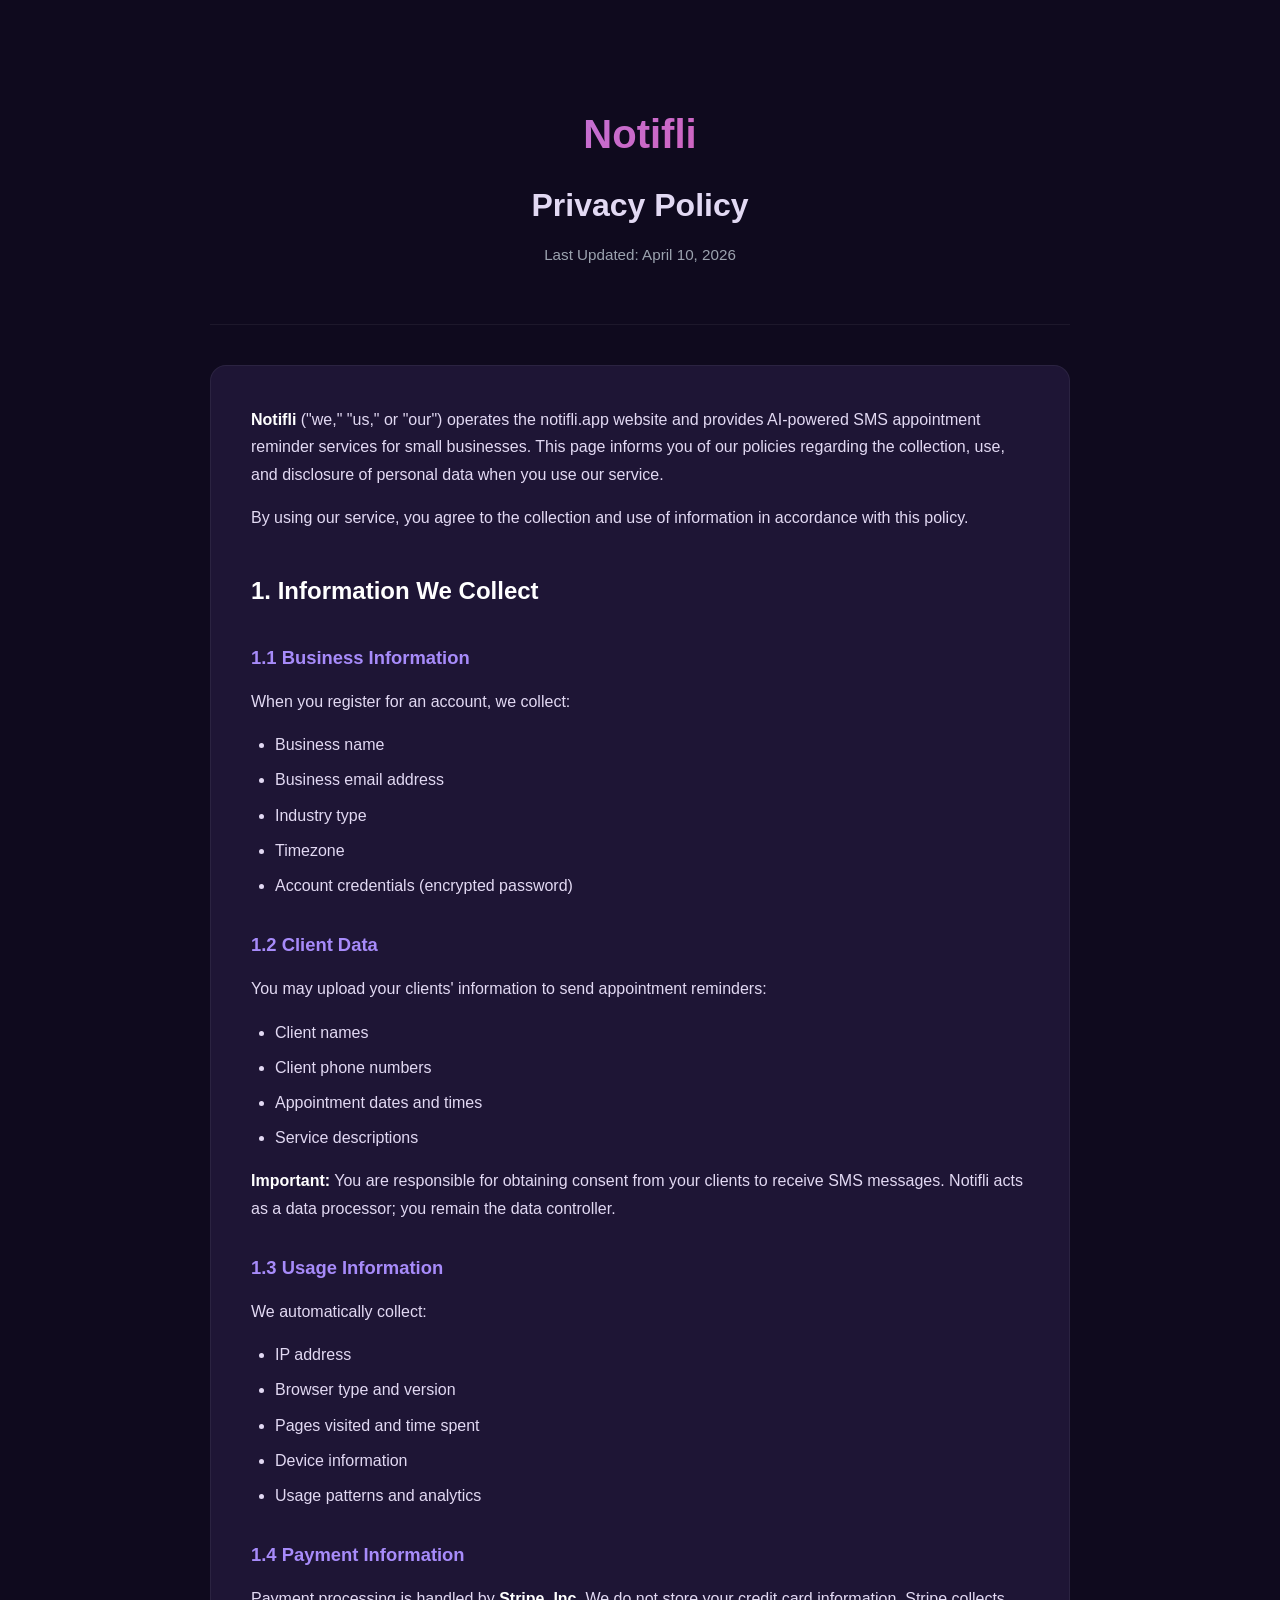
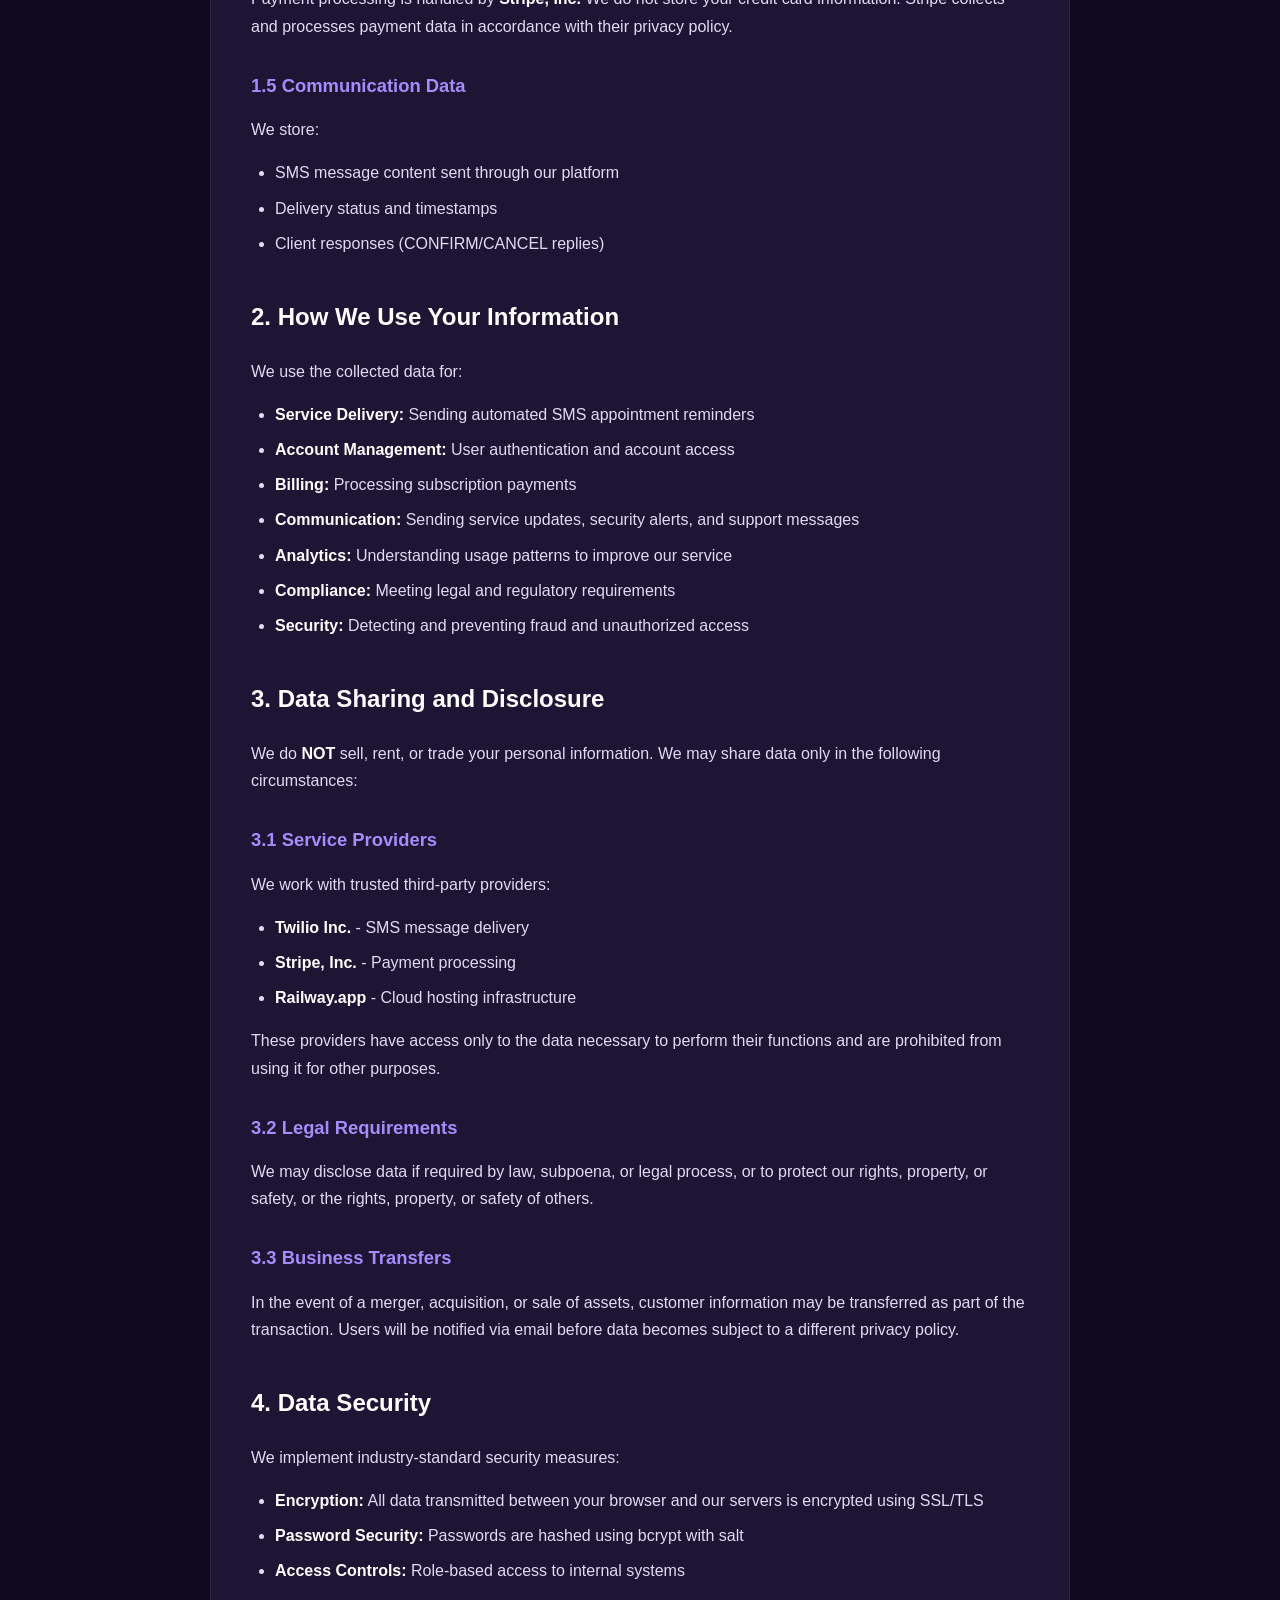
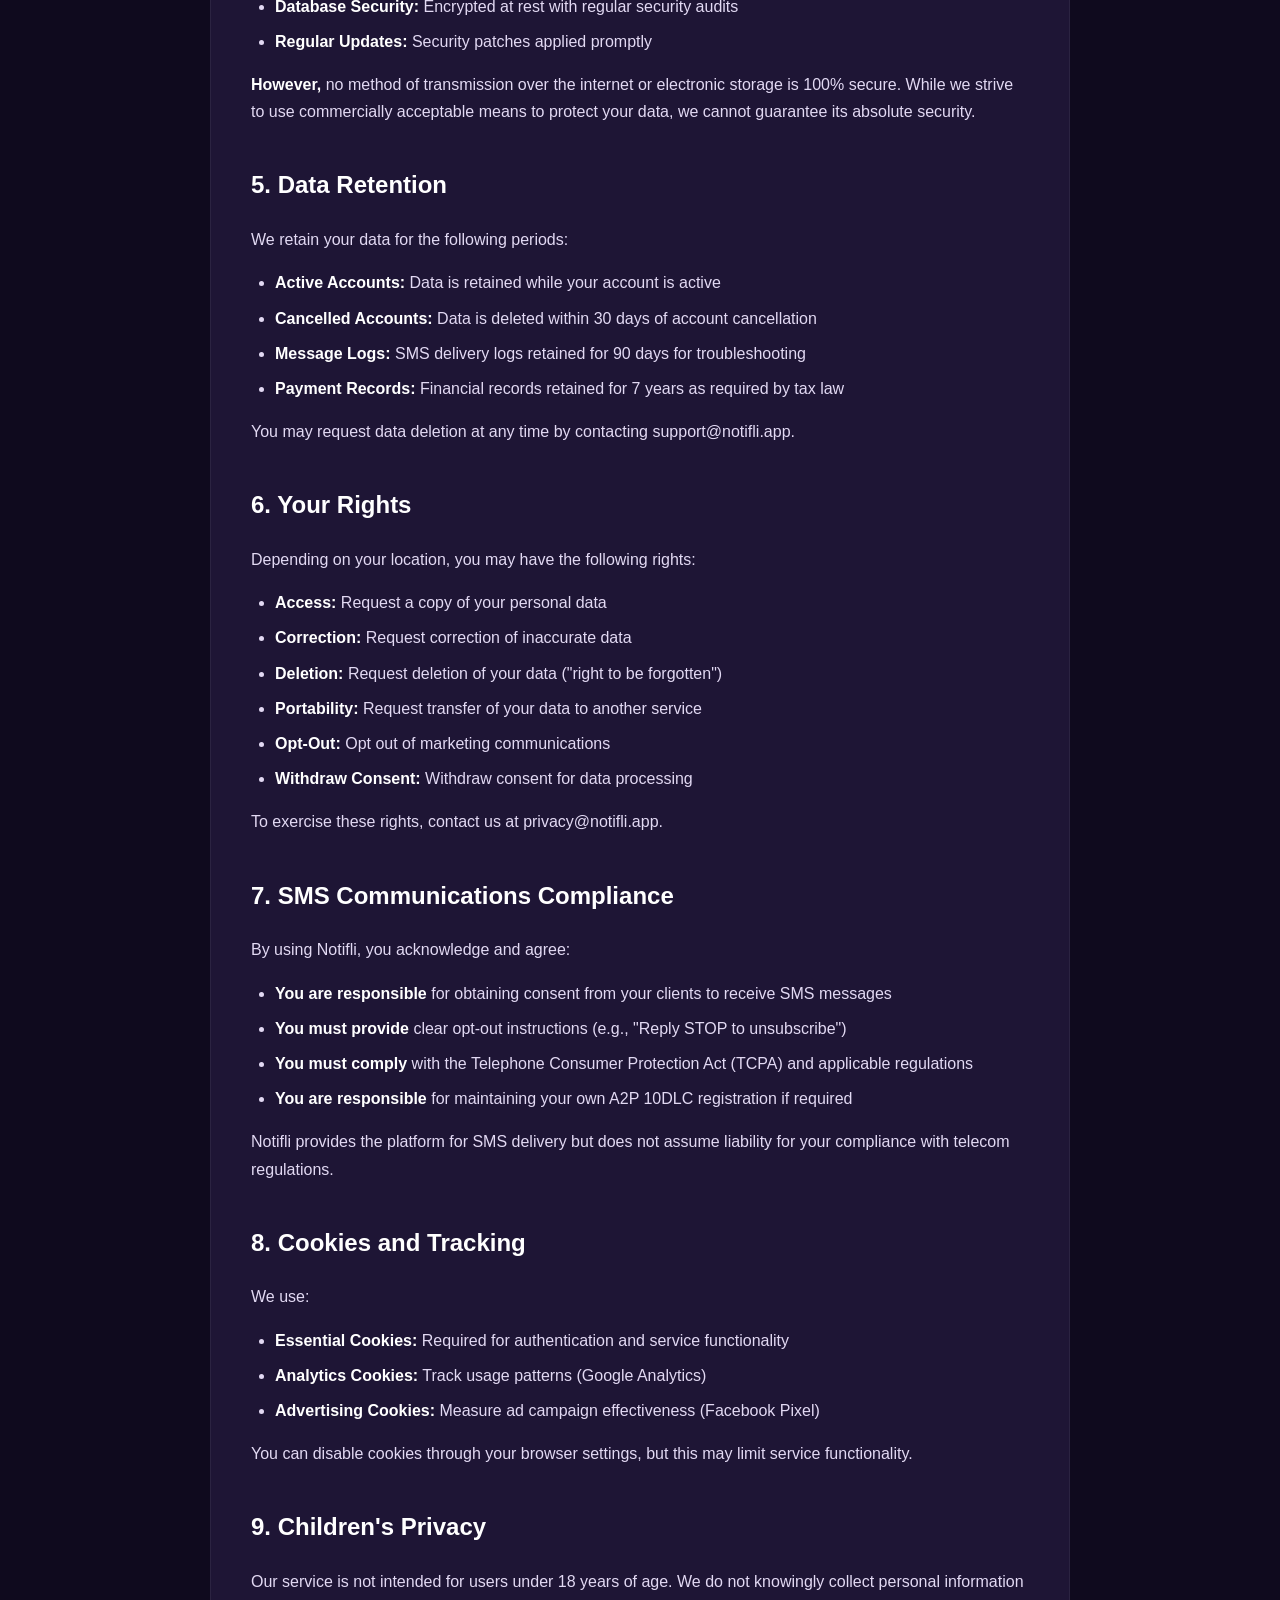
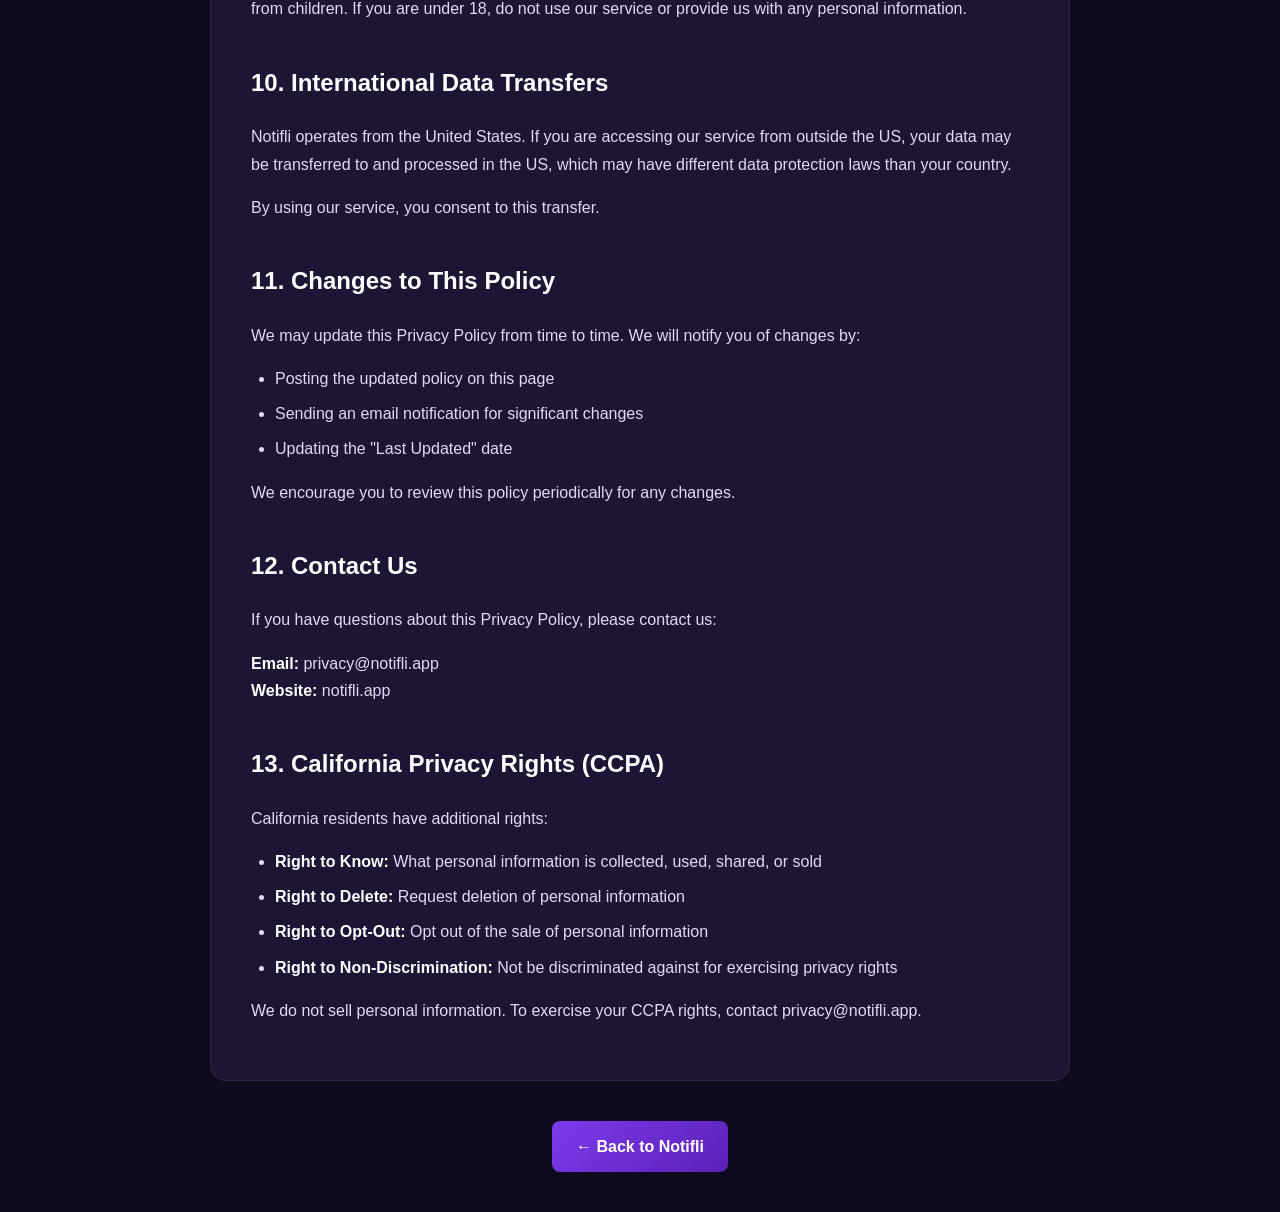
<file: frontend/templates/privacy.html>
<!DOCTYPE html>
<html lang="en">
<head>
    <meta charset="UTF-8">
    <meta name="viewport" content="width=device-width, initial-scale=1.0">
    <title>Privacy Policy - Notifli</title>
    <meta name="description" content="Notifli Privacy Policy - How we collect, use, and protect your data">
    <style>
        :root {
            --purple: #7c3aed;
            --purple-light: #a78bfa;
            --purple-dark: #5b21b6;
            --pink: #ec4899;
            --dark: #0f0a1e;
            --card: #1e1535;
            --text: #e2d9f3;
            --muted: #9ca3af;
            --white: #ffffff;
            --border: rgba(255, 255, 255, 0.06);
        }
        
        * { margin: 0; padding: 0; box-sizing: border-box; }
        
        body {
            font-family: 'Inter', -apple-system, BlinkMacSystemFont, 'Segoe UI', sans-serif;
            background: var(--dark);
            color: var(--text);
            line-height: 1.7;
            min-height: 100vh;
        }
        
        .container {
            max-width: 900px;
            margin: 0 auto;
            padding: 40px 20px;
        }
        
        .header {
            text-align: center;
            padding: 60px 0 40px;
            border-bottom: 1px solid var(--border);
            margin-bottom: 40px;
        }
        
        .logo {
            font-size: 2.5rem;
            font-weight: 900;
            background: linear-gradient(135deg, var(--purple-light), var(--pink));
            -webkit-background-clip: text;
            -webkit-text-fill-color: transparent;
            background-clip: text;
            margin-bottom: 10px;
        }
        
        h1 {
            font-size: 2rem;
            font-weight: 700;
            margin-bottom: 10px;
        }
        
        .updated {
            color: var(--muted);
            font-size: 0.95rem;
        }
        
        .content {
            background: var(--card);
            border-radius: 16px;
            padding: 40px;
            border: 1px solid var(--border);
            margin-bottom: 40px;
        }
        
        h2 {
            font-size: 1.5rem;
            font-weight: 700;
            margin-top: 40px;
            margin-bottom: 20px;
            color: var(--white);
        }
        
        h3 {
            font-size: 1.15rem;
            font-weight: 600;
            margin-top: 30px;
            margin-bottom: 15px;
            color: var(--purple-light);
        }
        
        p {
            margin-bottom: 16px;
            color: var(--text);
        }
        
        ul {
            margin-bottom: 16px;
            margin-left: 24px;
        }
        
        li {
            margin-bottom: 8px;
            color: var(--text);
        }
        
        strong {
            color: var(--white);
        }
        
        .back-link {
            display: inline-flex;
            align-items: center;
            gap: 8px;
            padding: 12px 24px;
            background: linear-gradient(135deg, var(--purple), var(--purple-dark));
            color: white;
            text-decoration: none;
            border-radius: 8px;
            font-weight: 600;
            transition: transform 0.2s, box-shadow 0.2s;
        }
        
        .back-link:hover {
            transform: translateY(-2px);
            box-shadow: 0 8px 20px rgba(124, 58, 237, 0.3);
        }
        
        a {
            color: var(--purple-light);
            text-decoration: none;
        }
        
        a:hover {
            text-decoration: underline;
        }
        
        @media (max-width: 768px) {
            .container {
                padding: 20px;
            }
            
            .content {
                padding: 24px;
            }
            
            h1 {
                font-size: 1.5rem;
            }
            
            h2 {
                font-size: 1.25rem;
            }
        }
    </style>
</head>
<body>
    <div class="container">
        <div class="header">
            <div class="logo">Notifli</div>
            <h1>Privacy Policy</h1>
            <p class="updated">Last Updated: April 10, 2026</p>
        </div>
        
        <div class="content">
            <p><strong>Notifli</strong> ("we," "us," or "our") operates the notifli.app website and provides AI-powered SMS appointment reminder services for small businesses. This page informs you of our policies regarding the collection, use, and disclosure of personal data when you use our service.</p>
            
            <p>By using our service, you agree to the collection and use of information in accordance with this policy.</p>
            
            <h2>1. Information We Collect</h2>
            
            <h3>1.1 Business Information</h3>
            <p>When you register for an account, we collect:</p>
            <ul>
                <li>Business name</li>
                <li>Business email address</li>
                <li>Industry type</li>
                <li>Timezone</li>
                <li>Account credentials (encrypted password)</li>
            </ul>
            
            <h3>1.2 Client Data</h3>
            <p>You may upload your clients' information to send appointment reminders:</p>
            <ul>
                <li>Client names</li>
                <li>Client phone numbers</li>
                <li>Appointment dates and times</li>
                <li>Service descriptions</li>
            </ul>
            <p><strong>Important:</strong> You are responsible for obtaining consent from your clients to receive SMS messages. Notifli acts as a data processor; you remain the data controller.</p>
            
            <h3>1.3 Usage Information</h3>
            <p>We automatically collect:</p>
            <ul>
                <li>IP address</li>
                <li>Browser type and version</li>
                <li>Pages visited and time spent</li>
                <li>Device information</li>
                <li>Usage patterns and analytics</li>
            </ul>
            
            <h3>1.4 Payment Information</h3>
            <p>Payment processing is handled by <strong>Stripe, Inc.</strong> We do not store your credit card information. Stripe collects and processes payment data in accordance with their privacy policy.</p>
            
            <h3>1.5 Communication Data</h3>
            <p>We store:</p>
            <ul>
                <li>SMS message content sent through our platform</li>
                <li>Delivery status and timestamps</li>
                <li>Client responses (CONFIRM/CANCEL replies)</li>
            </ul>
            
            <h2>2. How We Use Your Information</h2>
            <p>We use the collected data for:</p>
            <ul>
                <li><strong>Service Delivery:</strong> Sending automated SMS appointment reminders</li>
                <li><strong>Account Management:</strong> User authentication and account access</li>
                <li><strong>Billing:</strong> Processing subscription payments</li>
                <li><strong>Communication:</strong> Sending service updates, security alerts, and support messages</li>
                <li><strong>Analytics:</strong> Understanding usage patterns to improve our service</li>
                <li><strong>Compliance:</strong> Meeting legal and regulatory requirements</li>
                <li><strong>Security:</strong> Detecting and preventing fraud and unauthorized access</li>
            </ul>
            
            <h2>3. Data Sharing and Disclosure</h2>
            <p>We do <strong>NOT</strong> sell, rent, or trade your personal information. We may share data only in the following circumstances:</p>
            
            <h3>3.1 Service Providers</h3>
            <p>We work with trusted third-party providers:</p>
            <ul>
                <li><strong>Twilio Inc.</strong> - SMS message delivery</li>
                <li><strong>Stripe, Inc.</strong> - Payment processing</li>
                <li><strong>Railway.app</strong> - Cloud hosting infrastructure</li>
            </ul>
            <p>These providers have access only to the data necessary to perform their functions and are prohibited from using it for other purposes.</p>
            
            <h3>3.2 Legal Requirements</h3>
            <p>We may disclose data if required by law, subpoena, or legal process, or to protect our rights, property, or safety, or the rights, property, or safety of others.</p>
            
            <h3>3.3 Business Transfers</h3>
            <p>In the event of a merger, acquisition, or sale of assets, customer information may be transferred as part of the transaction. Users will be notified via email before data becomes subject to a different privacy policy.</p>
            
            <h2>4. Data Security</h2>
            <p>We implement industry-standard security measures:</p>
            <ul>
                <li><strong>Encryption:</strong> All data transmitted between your browser and our servers is encrypted using SSL/TLS</li>
                <li><strong>Password Security:</strong> Passwords are hashed using bcrypt with salt</li>
                <li><strong>Access Controls:</strong> Role-based access to internal systems</li>
                <li><strong>Database Security:</strong> Encrypted at rest with regular security audits</li>
                <li><strong>Regular Updates:</strong> Security patches applied promptly</li>
            </ul>
            <p><strong>However,</strong> no method of transmission over the internet or electronic storage is 100% secure. While we strive to use commercially acceptable means to protect your data, we cannot guarantee its absolute security.</p>
            
            <h2>5. Data Retention</h2>
            <p>We retain your data for the following periods:</p>
            <ul>
                <li><strong>Active Accounts:</strong> Data is retained while your account is active</li>
                <li><strong>Cancelled Accounts:</strong> Data is deleted within 30 days of account cancellation</li>
                <li><strong>Message Logs:</strong> SMS delivery logs retained for 90 days for troubleshooting</li>
                <li><strong>Payment Records:</strong> Financial records retained for 7 years as required by tax law</li>
            </ul>
            <p>You may request data deletion at any time by contacting support@notifli.app.</p>
            
            <h2>6. Your Rights</h2>
            <p>Depending on your location, you may have the following rights:</p>
            <ul>
                <li><strong>Access:</strong> Request a copy of your personal data</li>
                <li><strong>Correction:</strong> Request correction of inaccurate data</li>
                <li><strong>Deletion:</strong> Request deletion of your data ("right to be forgotten")</li>
                <li><strong>Portability:</strong> Request transfer of your data to another service</li>
                <li><strong>Opt-Out:</strong> Opt out of marketing communications</li>
                <li><strong>Withdraw Consent:</strong> Withdraw consent for data processing</li>
            </ul>
            <p>To exercise these rights, contact us at privacy@notifli.app.</p>
            
            <h2>7. SMS Communications Compliance</h2>
            <p>By using Notifli, you acknowledge and agree:</p>
            <ul>
                <li><strong>You are responsible</strong> for obtaining consent from your clients to receive SMS messages</li>
                <li><strong>You must provide</strong> clear opt-out instructions (e.g., "Reply STOP to unsubscribe")</li>
                <li><strong>You must comply</strong> with the Telephone Consumer Protection Act (TCPA) and applicable regulations</li>
                <li><strong>You are responsible</strong> for maintaining your own A2P 10DLC registration if required</li>
            </ul>
            <p>Notifli provides the platform for SMS delivery but does not assume liability for your compliance with telecom regulations.</p>
            
            <h2>8. Cookies and Tracking</h2>
            <p>We use:</p>
            <ul>
                <li><strong>Essential Cookies:</strong> Required for authentication and service functionality</li>
                <li><strong>Analytics Cookies:</strong> Track usage patterns (Google Analytics)</li>
                <li><strong>Advertising Cookies:</strong> Measure ad campaign effectiveness (Facebook Pixel)</li>
            </ul>
            <p>You can disable cookies through your browser settings, but this may limit service functionality.</p>
            
            <h2>9. Children's Privacy</h2>
            <p>Our service is not intended for users under 18 years of age. We do not knowingly collect personal information from children. If you are under 18, do not use our service or provide us with any personal information.</p>
            
            <h2>10. International Data Transfers</h2>
            <p>Notifli operates from the United States. If you are accessing our service from outside the US, your data may be transferred to and processed in the US, which may have different data protection laws than your country.</p>
            <p>By using our service, you consent to this transfer.</p>
            
            <h2>11. Changes to This Policy</h2>
            <p>We may update this Privacy Policy from time to time. We will notify you of changes by:</p>
            <ul>
                <li>Posting the updated policy on this page</li>
                <li>Sending an email notification for significant changes</li>
                <li>Updating the "Last Updated" date</li>
            </ul>
            <p>We encourage you to review this policy periodically for any changes.</p>
            
            <h2>12. Contact Us</h2>
            <p>If you have questions about this Privacy Policy, please contact us:</p>
            <p>
                <strong>Email:</strong> privacy@notifli.app<br>
                <strong>Website:</strong> notifli.app
            </p>
            
            <h2>13. California Privacy Rights (CCPA)</h2>
            <p>California residents have additional rights:</p>
            <ul>
                <li><strong>Right to Know:</strong> What personal information is collected, used, shared, or sold</li>
                <li><strong>Right to Delete:</strong> Request deletion of personal information</li>
                <li><strong>Right to Opt-Out:</strong> Opt out of the sale of personal information</li>
                <li><strong>Right to Non-Discrimination:</strong> Not be discriminated against for exercising privacy rights</li>
            </ul>
            <p>We do not sell personal information. To exercise your CCPA rights, contact privacy@notifli.app.</p>
        </div>
        
        <div style="text-align: center; margin-top: 40px;">
            <a href="/" class="back-link">← Back to Notifli</a>
        </div>
    </div>
</body>
</html>
</file>
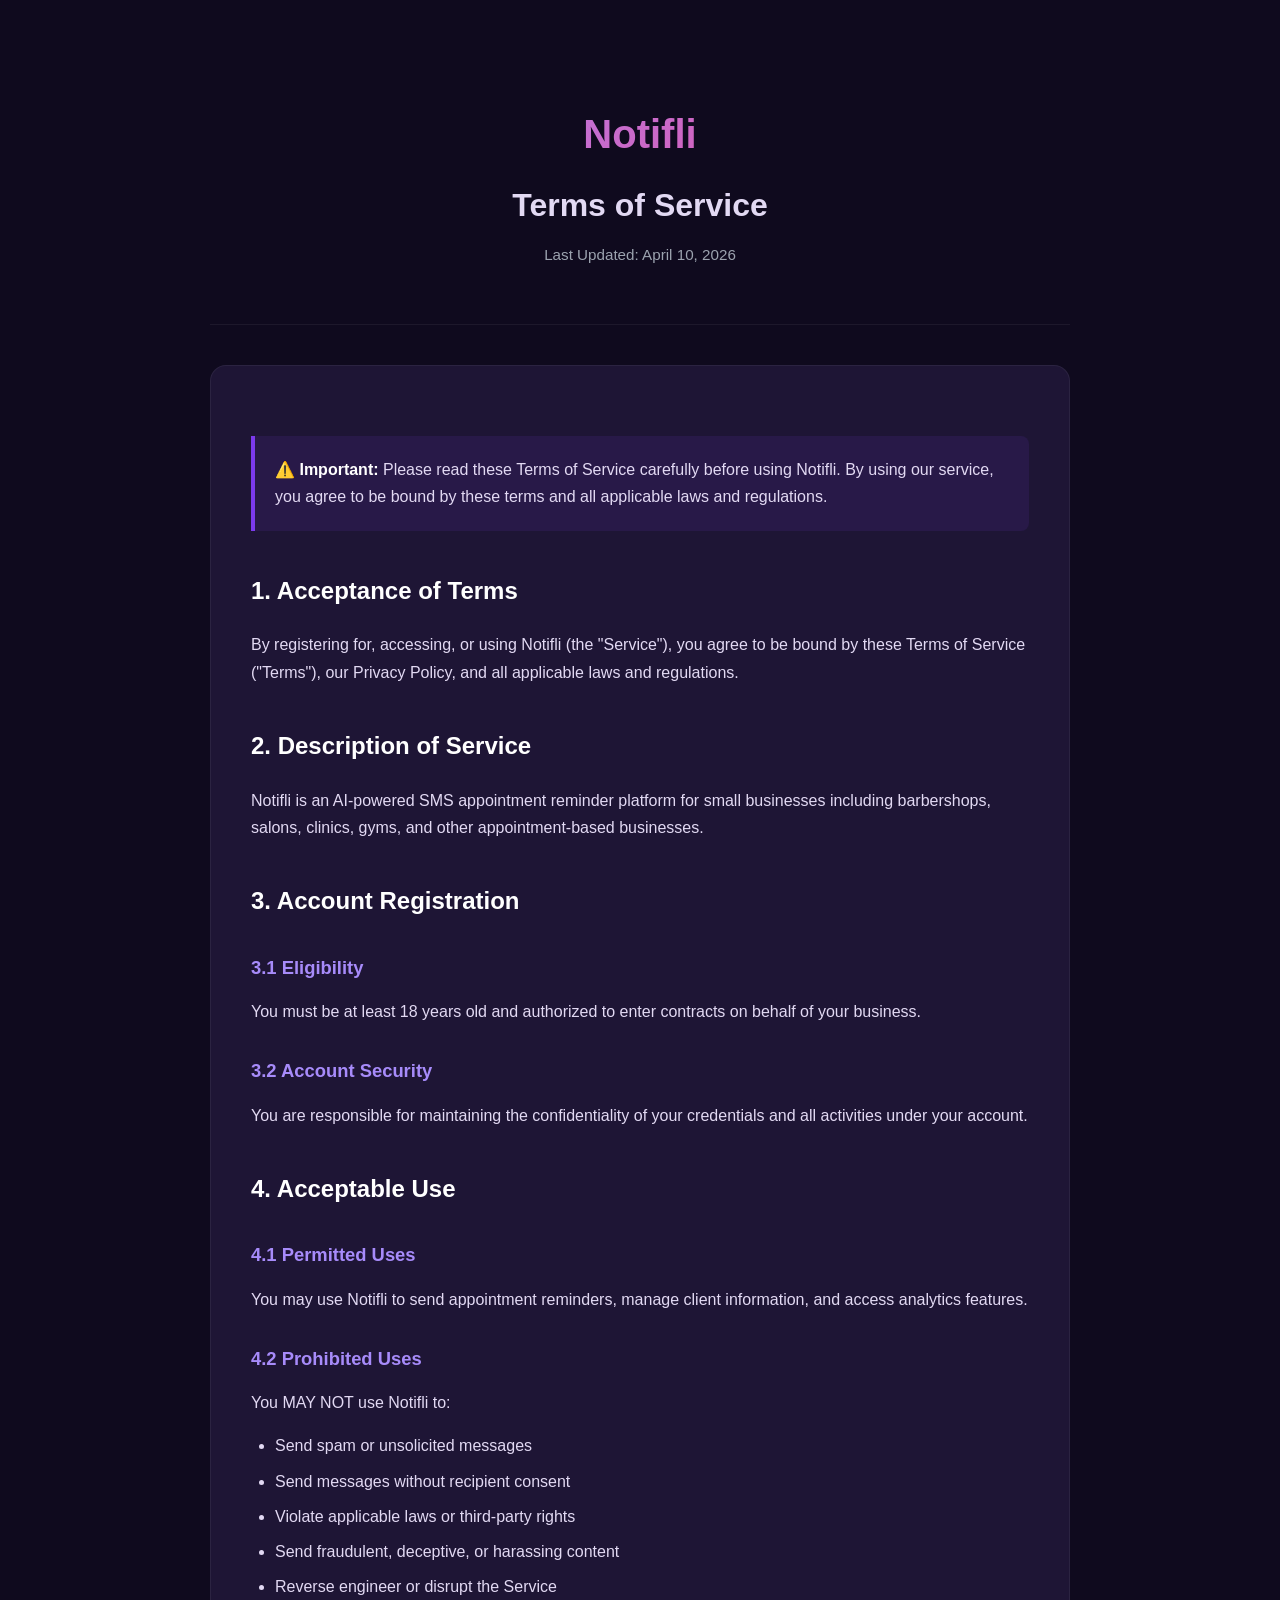
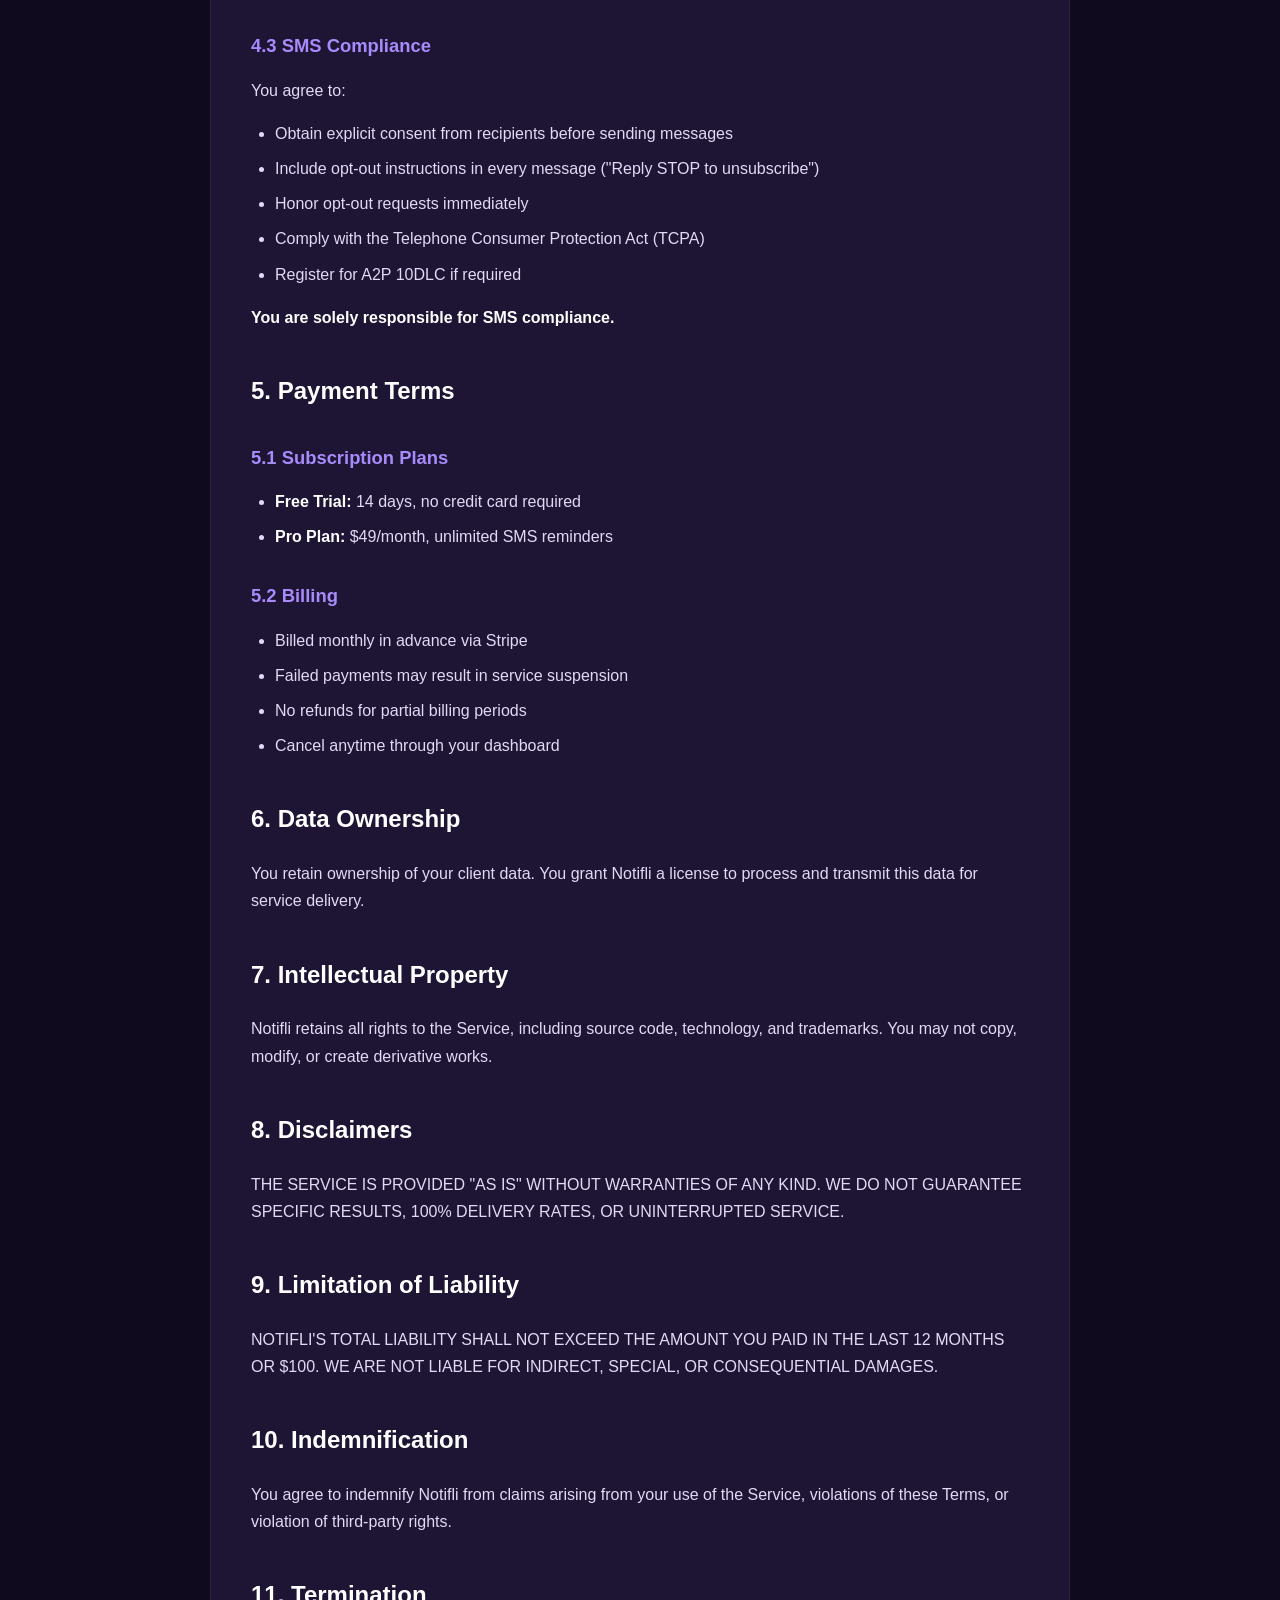
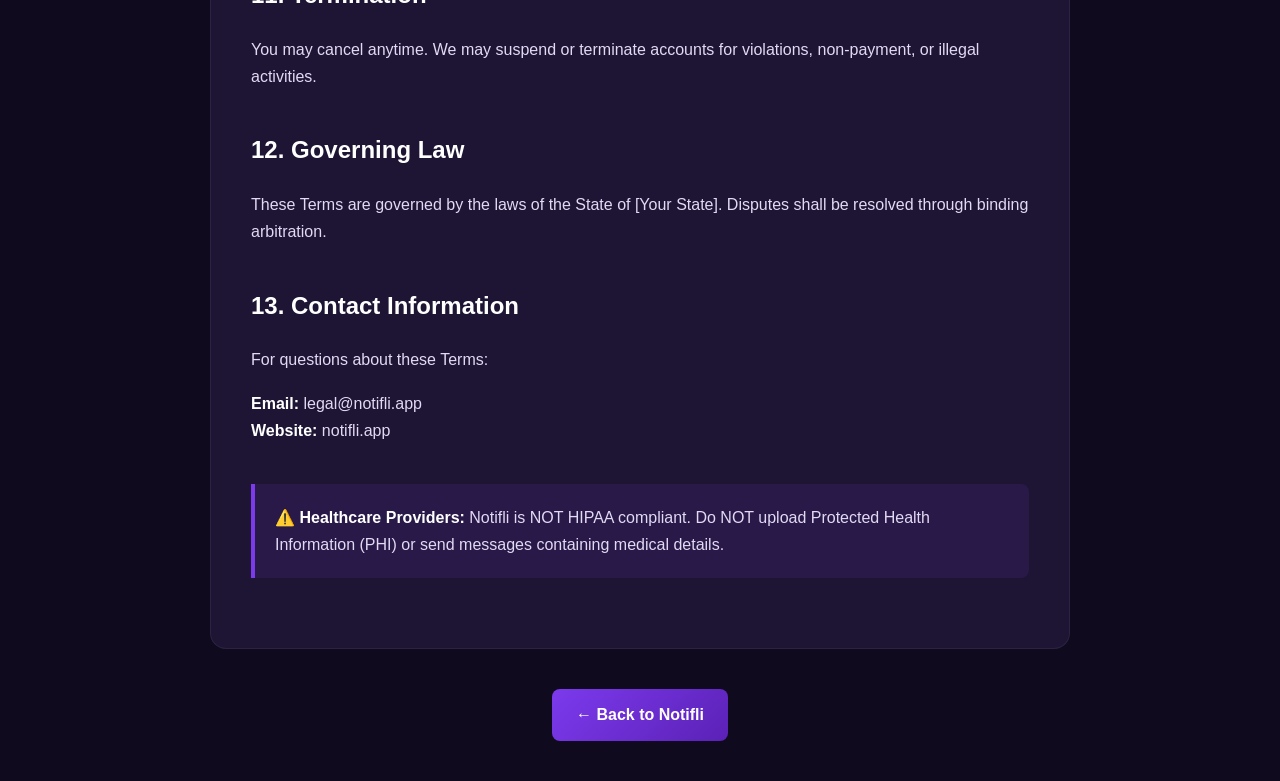
<file: frontend/templates/terms.html>
<!DOCTYPE html>
<html lang="en">
<head>
    <meta charset="UTF-8">
    <meta name="viewport" content="width=device-width, initial-scale=1.0">
    <title>Terms of Service - Notifli</title>
    <meta name="description" content="Notifli Terms of Service - Legal agreement for using our SMS appointment reminder platform">
    <style>
        :root {
            --purple: #7c3aed;
            --purple-light: #a78bfa;
            --purple-dark: #5b21b6;
            --pink: #ec4899;
            --dark: #0f0a1e;
            --card: #1e1535;
            --text: #e2d9f3;
            --muted: #9ca3af;
            --white: #ffffff;
            --border: rgba(255, 255, 255, 0.06);
        }
        
        * { margin: 0; padding: 0; box-sizing: border-box; }
        
        body {
            font-family: 'Inter', -apple-system, BlinkMacSystemFont, 'Segoe UI', sans-serif;
            background: var(--dark);
            color: var(--text);
            line-height: 1.7;
            min-height: 100vh;
        }
        
        .container {
            max-width: 900px;
            margin: 0 auto;
            padding: 40px 20px;
        }
        
        .header {
            text-align: center;
            padding: 60px 0 40px;
            border-bottom: 1px solid var(--border);
            margin-bottom: 40px;
        }
        
        .logo {
            font-size: 2.5rem;
            font-weight: 900;
            background: linear-gradient(135deg, var(--purple-light), var(--pink));
            -webkit-background-clip: text;
            -webkit-text-fill-color: transparent;
            background-clip: text;
            margin-bottom: 10px;
        }
        
        h1 {
            font-size: 2rem;
            font-weight: 700;
            margin-bottom: 10px;
        }
        
        .updated {
            color: var(--muted);
            font-size: 0.95rem;
        }
        
        .content {
            background: var(--card);
            border-radius: 16px;
            padding: 40px;
            border: 1px solid var(--border);
            margin-bottom: 40px;
        }
        
        h2 {
            font-size: 1.5rem;
            font-weight: 700;
            margin-top: 40px;
            margin-bottom: 20px;
            color: var(--white);
        }
        
        h3 {
            font-size: 1.15rem;
            font-weight: 600;
            margin-top: 30px;
            margin-bottom: 15px;
            color: var(--purple-light);
        }
        
        p {
            margin-bottom: 16px;
            color: var(--text);
        }
        
        ul {
            margin-bottom: 16px;
            margin-left: 24px;
        }
        
        li {
            margin-bottom: 8px;
            color: var(--text);
        }
        
        strong {
            color: var(--white);
        }
        
        .back-link {
            display: inline-flex;
            align-items: center;
            gap: 8px;
            padding: 12px 24px;
            background: linear-gradient(135deg, var(--purple), var(--purple-dark));
            color: white;
            text-decoration: none;
            border-radius: 8px;
            font-weight: 600;
            transition: transform 0.2s, box-shadow 0.2s;
        }
        
        .back-link:hover {
            transform: translateY(-2px);
            box-shadow: 0 8px 20px rgba(124, 58, 237, 0.3);
        }
        
        a {
            color: var(--purple-light);
            text-decoration: none;
        }
        
        a:hover {
            text-decoration: underline;
        }
        
        .notice {
            background: rgba(124, 58, 237, 0.1);
            border-left: 4px solid var(--purple);
            padding: 20px;
            margin: 30px 0;
            border-radius: 0 8px 8px 0;
        }
        
        @media (max-width: 768px) {
            .container {
                padding: 20px;
            }
            
            .content {
                padding: 24px;
            }
            
            h1 {
                font-size: 1.5rem;
            }
            
            h2 {
                font-size: 1.25rem;
            }
        }
    </style>
</head>
<body>
    <div class="container">
        <div class="header">
            <div class="logo">Notifli</div>
            <h1>Terms of Service</h1>
            <p class="updated">Last Updated: April 10, 2026</p>
        </div>
        
        <div class="content">
            <div class="notice">
                <strong>⚠️ Important:</strong> Please read these Terms of Service carefully before using Notifli. By using our service, you agree to be bound by these terms and all applicable laws and regulations.
            </div>
            
            <h2>1. Acceptance of Terms</h2>
            <p>By registering for, accessing, or using Notifli (the "Service"), you agree to be bound by these Terms of Service ("Terms"), our Privacy Policy, and all applicable laws and regulations.</p>
            
            <h2>2. Description of Service</h2>
            <p>Notifli is an AI-powered SMS appointment reminder platform for small businesses including barbershops, salons, clinics, gyms, and other appointment-based businesses.</p>
            
            <h2>3. Account Registration</h2>
            
            <h3>3.1 Eligibility</h3>
            <p>You must be at least 18 years old and authorized to enter contracts on behalf of your business.</p>
            
            <h3>3.2 Account Security</h3>
            <p>You are responsible for maintaining the confidentiality of your credentials and all activities under your account.</p>
            
            <h2>4. Acceptable Use</h2>
            
            <h3>4.1 Permitted Uses</h3>
            <p>You may use Notifli to send appointment reminders, manage client information, and access analytics features.</p>
            
            <h3>4.2 Prohibited Uses</h3>
            <p>You MAY NOT use Notifli to:</p>
            <ul>
                <li>Send spam or unsolicited messages</li>
                <li>Send messages without recipient consent</li>
                <li>Violate applicable laws or third-party rights</li>
                <li>Send fraudulent, deceptive, or harassing content</li>
                <li>Reverse engineer or disrupt the Service</li>
            </ul>
            
            <h3>4.3 SMS Compliance</h3>
            <p>You agree to:</p>
            <ul>
                <li>Obtain explicit consent from recipients before sending messages</li>
                <li>Include opt-out instructions in every message ("Reply STOP to unsubscribe")</li>
                <li>Honor opt-out requests immediately</li>
                <li>Comply with the Telephone Consumer Protection Act (TCPA)</li>
                <li>Register for A2P 10DLC if required</li>
            </ul>
            <p><strong>You are solely responsible for SMS compliance.</strong></p>
            
            <h2>5. Payment Terms</h2>
            
            <h3>5.1 Subscription Plans</h3>
            <ul>
                <li><strong>Free Trial:</strong> 14 days, no credit card required</li>
                <li><strong>Pro Plan:</strong> $49/month, unlimited SMS reminders</li>
            </ul>
            
            <h3>5.2 Billing</h3>
            <ul>
                <li>Billed monthly in advance via Stripe</li>
                <li>Failed payments may result in service suspension</li>
                <li>No refunds for partial billing periods</li>
                <li>Cancel anytime through your dashboard</li>
            </ul>
            
            <h2>6. Data Ownership</h2>
            <p>You retain ownership of your client data. You grant Notifli a license to process and transmit this data for service delivery.</p>
            
            <h2>7. Intellectual Property</h2>
            <p>Notifli retains all rights to the Service, including source code, technology, and trademarks. You may not copy, modify, or create derivative works.</p>
            
            <h2>8. Disclaimers</h2>
            <p>THE SERVICE IS PROVIDED "AS IS" WITHOUT WARRANTIES OF ANY KIND. WE DO NOT GUARANTEE SPECIFIC RESULTS, 100% DELIVERY RATES, OR UNINTERRUPTED SERVICE.</p>
            
            <h2>9. Limitation of Liability</h2>
            <p>NOTIFLI'S TOTAL LIABILITY SHALL NOT EXCEED THE AMOUNT YOU PAID IN THE LAST 12 MONTHS OR $100. WE ARE NOT LIABLE FOR INDIRECT, SPECIAL, OR CONSEQUENTIAL DAMAGES.</p>
            
            <h2>10. Indemnification</h2>
            <p>You agree to indemnify Notifli from claims arising from your use of the Service, violations of these Terms, or violation of third-party rights.</p>
            
            <h2>11. Termination</h2>
            <p>You may cancel anytime. We may suspend or terminate accounts for violations, non-payment, or illegal activities.</p>
            
            <h2>12. Governing Law</h2>
            <p>These Terms are governed by the laws of the State of [Your State]. Disputes shall be resolved through binding arbitration.</p>
            
            <h2>13. Contact Information</h2>
            <p>For questions about these Terms:</p>
            <p>
                <strong>Email:</strong> legal@notifli.app<br>
                <strong>Website:</strong> notifli.app
            </p>
            
            <div class="notice" style="margin-top: 40px;">
                <strong>⚠️ Healthcare Providers:</strong> Notifli is NOT HIPAA compliant. Do NOT upload Protected Health Information (PHI) or send messages containing medical details.
            </div>
        </div>
        
        <div style="text-align: center; margin-top: 40px;">
            <a href="/" class="back-link">← Back to Notifli</a>
        </div>
    </div>
</body>
</html>
</file>
